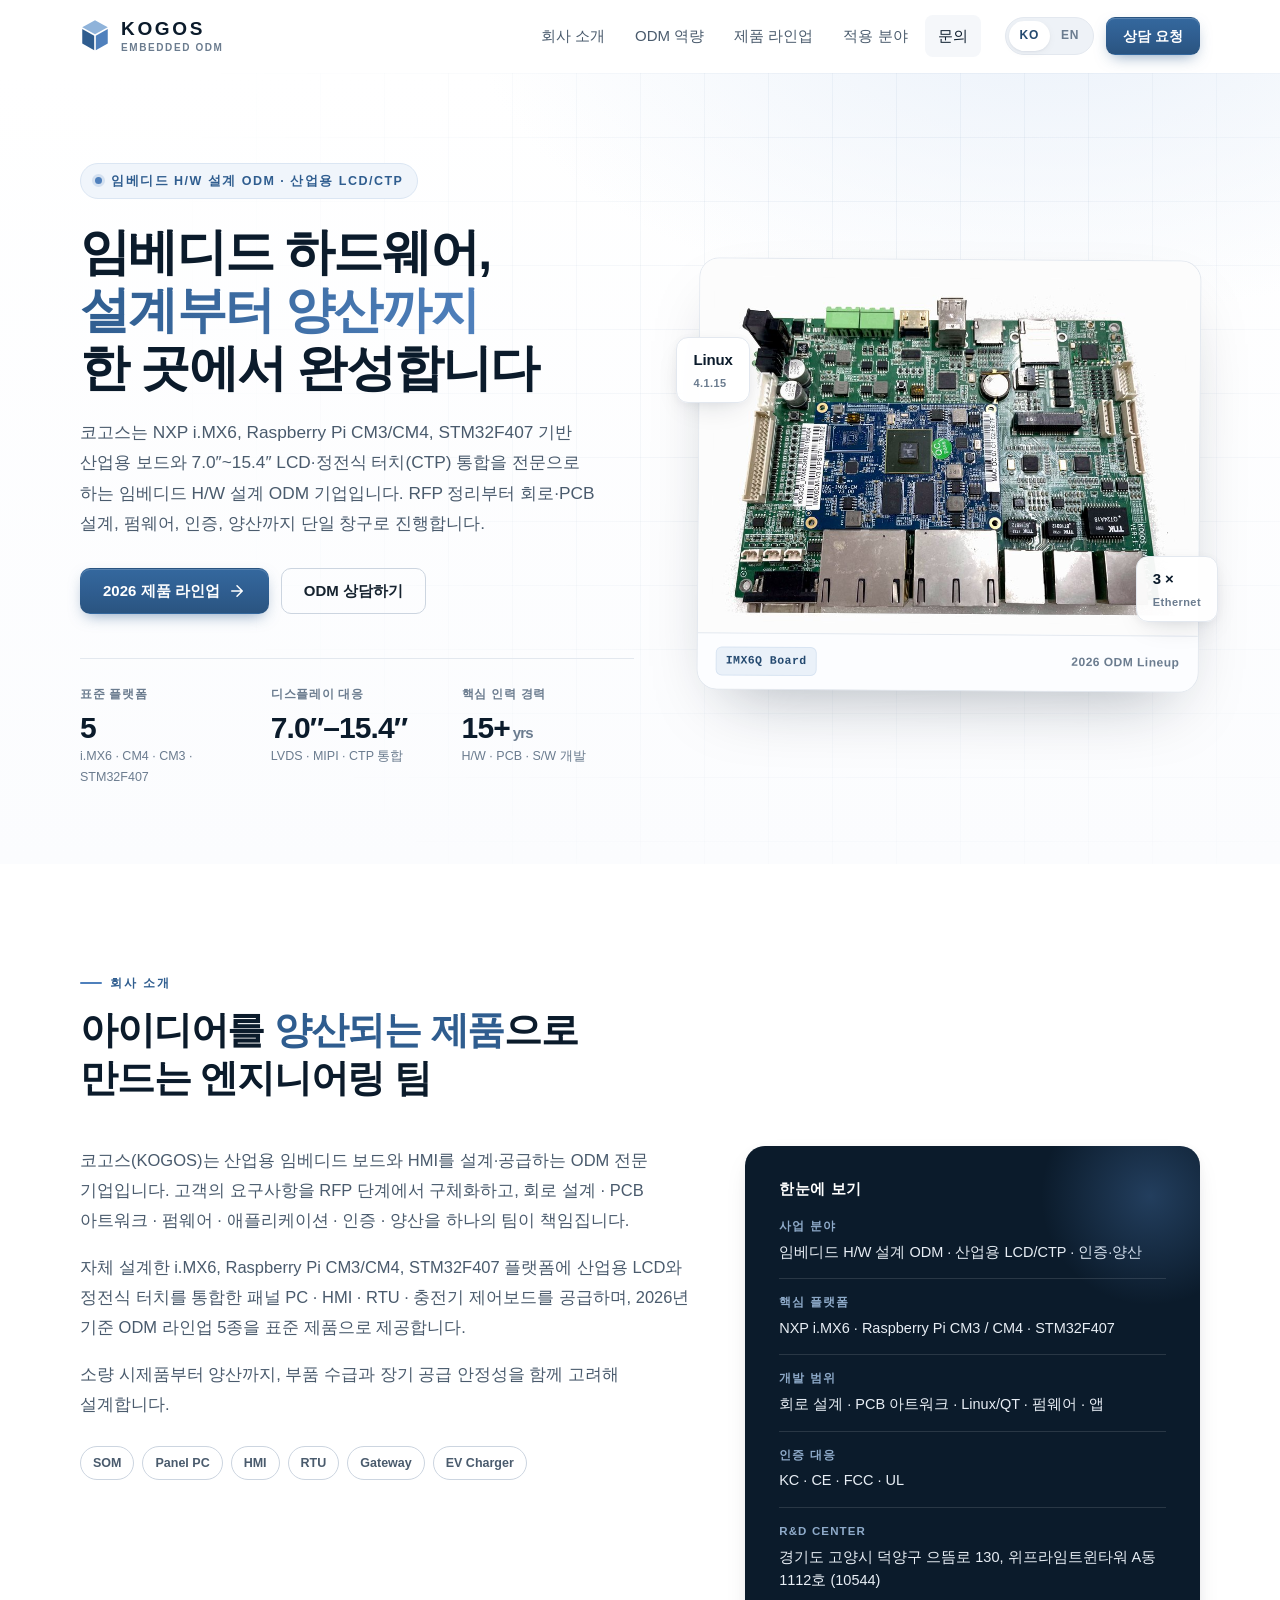
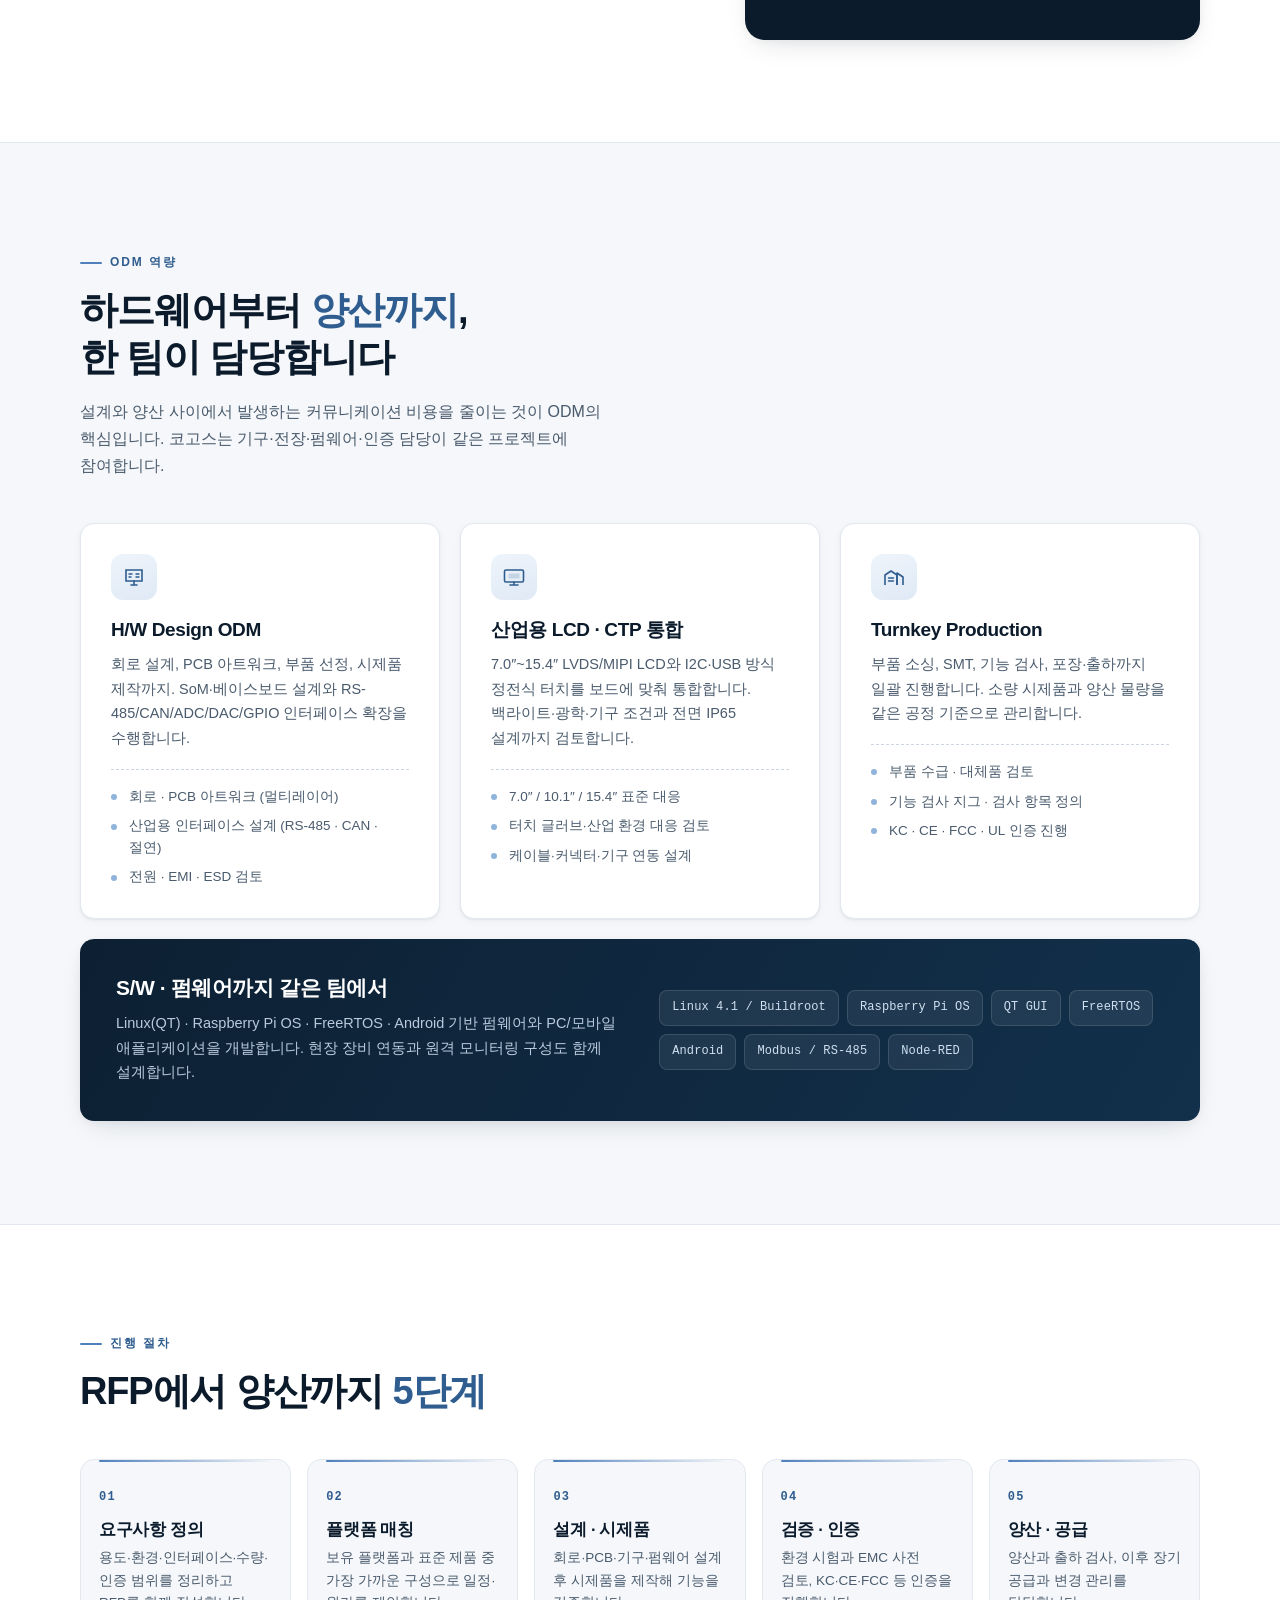
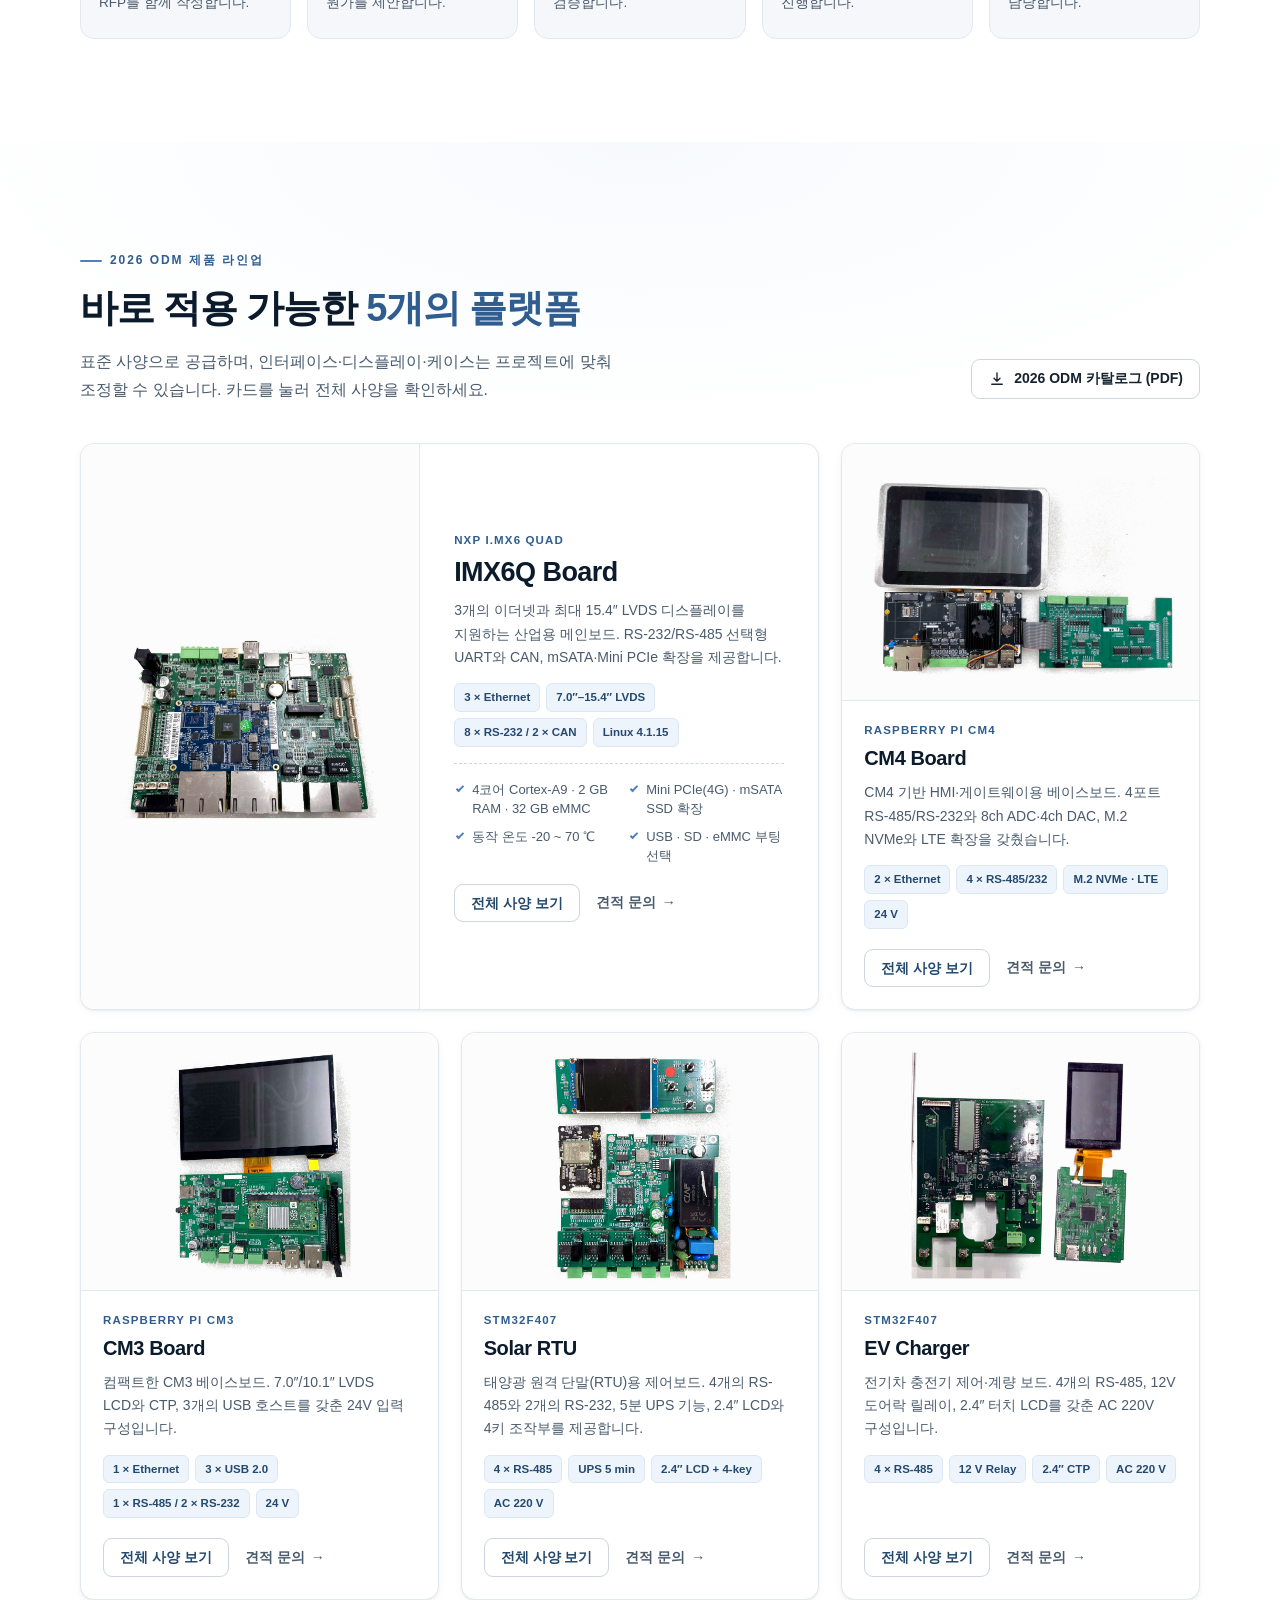
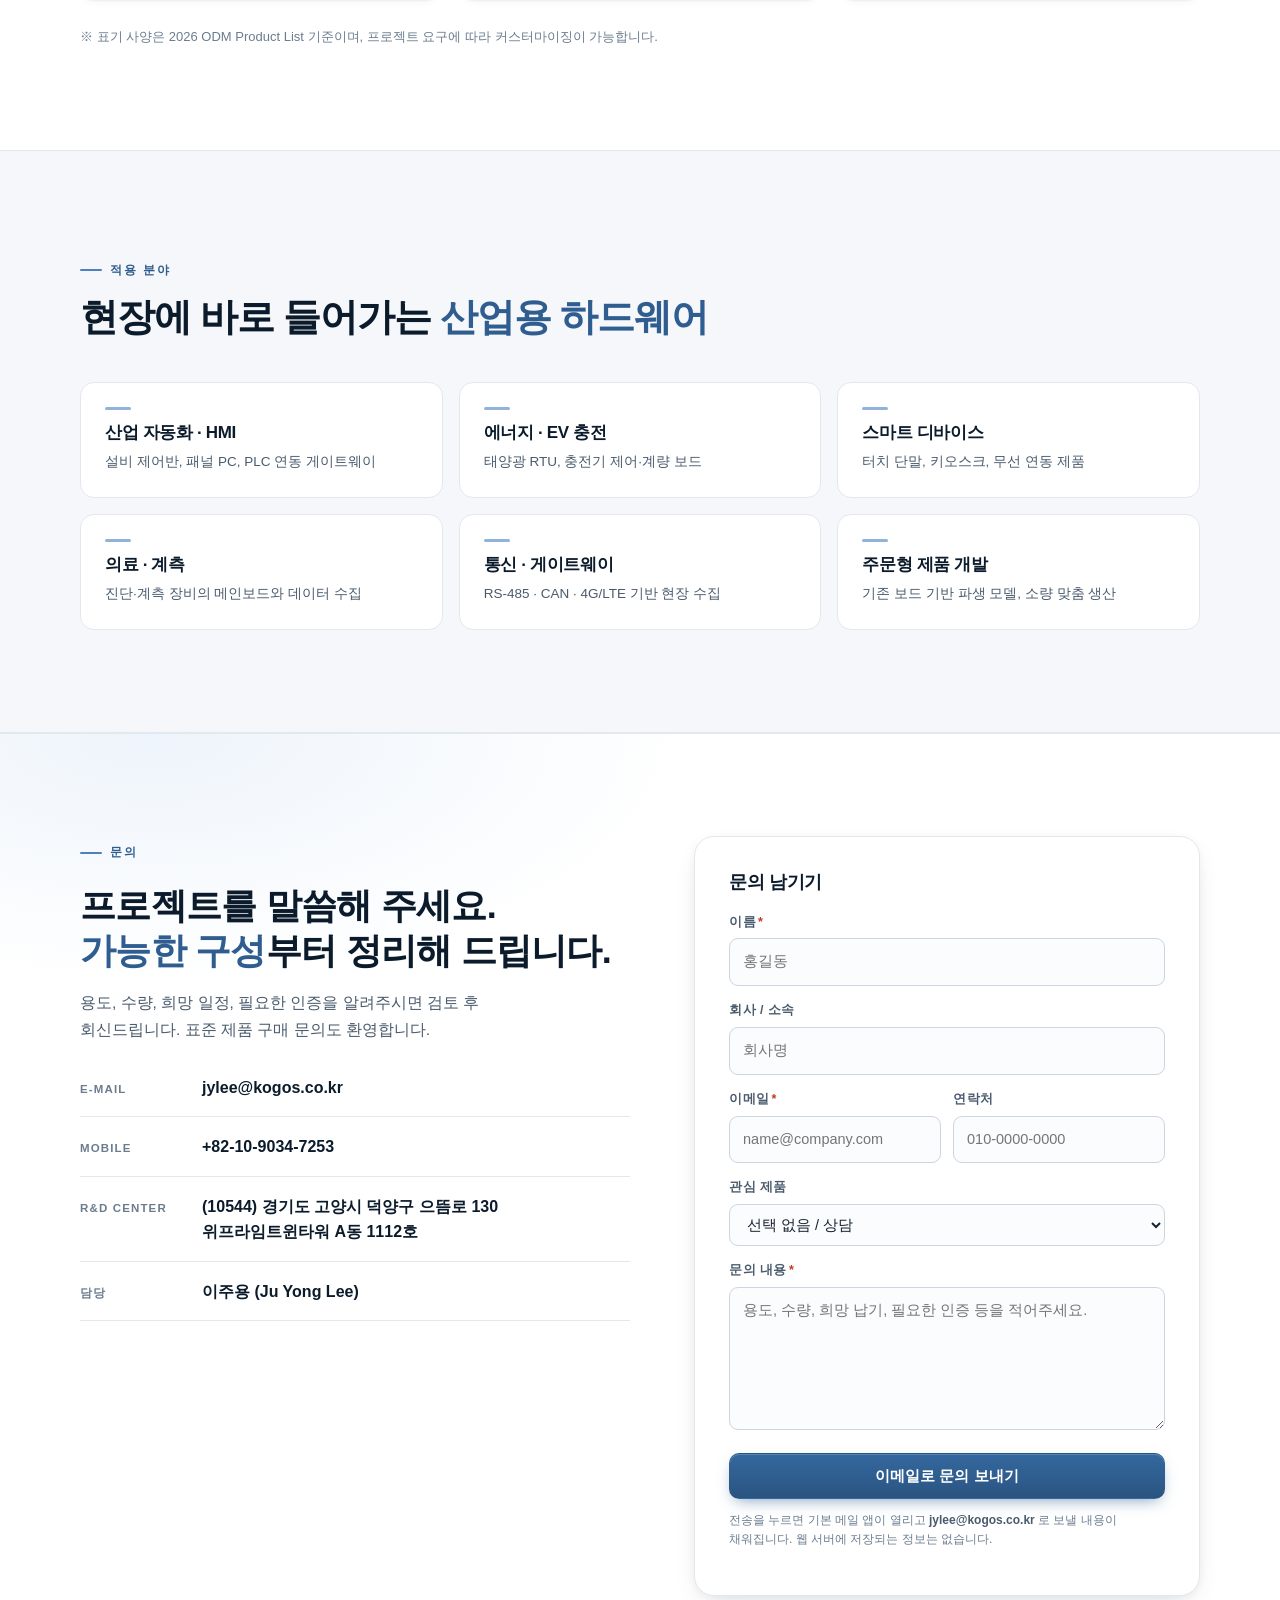
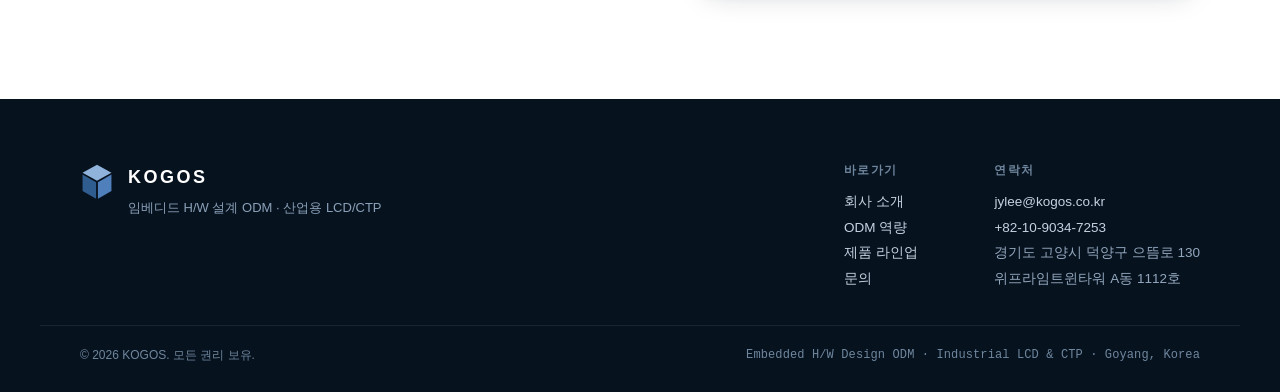
<file: index.html>
<!DOCTYPE html>
<html lang="ko" data-lang="ko">
<head>
<meta charset="utf-8" />
<meta name="viewport" content="width=device-width, initial-scale=1" />
<title>KOGOS 코고스 | 임베디드 H/W 설계 ODM · 산업용 LCD/CTP · 2026 ODM 제품</title>
<meta name="description" content="코고스(KOGOS)는 임베디드 하드웨어 설계 ODM과 산업용 LCD·CTP 통합을 전문으로 합니다. i.MX6, Raspberry Pi CM3/CM4, STM32F407 기반 2026 ODM 제품 5종과 설계·인증·양산 원스톱 서비스를 제공합니다." />
<meta name="keywords" content="KOGOS, 코고스, 임베디드 ODM, 산업용 보드, i.MX6, Raspberry Pi CM4, CM3, STM32F407, 산업용 LCD, CTP, HMI, Panel PC, RTU, EV charger" />
<meta name="theme-color" content="#0b1b2b" />
<meta name="naver-site-verification" content="cda513010c8dccb6af46635a9ddb7b1b576abd20" />
<meta property="og:type" content="website" />
<meta property="og:site_name" content="KOGOS 코고스" />
<meta property="og:title" content="KOGOS 코고스 | 임베디드 H/W 설계 ODM" />
<meta property="og:description" content="설계부터 인증·양산까지, 임베디드 하드웨어 ODM 원스톱. 2026 ODM 제품 라인업 5종." />
<meta property="og:url" content="https://kogos.co.kr/" />
<meta property="og:image" content="https://kogos.co.kr/assets/images/og-kogos.jpg" />
<meta property="og:image:secure_url" content="https://kogos.co.kr/assets/images/og-kogos.jpg" />
<meta property="og:image:type" content="image/jpeg" />
<meta property="og:image:width" content="1200" />
<meta property="og:image:height" content="630" />
<meta property="og:image:alt" content="KOGOS 코고스 — 임베디드 하드웨어 설계 ODM" />
<meta property="og:locale" content="ko_KR" />
<meta name="twitter:card" content="summary_large_image" />
<meta name="twitter:title" content="KOGOS 코고스 | 임베디드 H/W 설계 ODM" />
<meta name="twitter:description" content="설계부터 인증·양산까지, 임베디드 하드웨어 ODM 원스톱. 2026 ODM 제품 라인업 5종." />
<meta name="twitter:image" content="https://kogos.co.kr/assets/images/og-kogos.jpg" />
<meta name="twitter:image:alt" content="KOGOS 코고스 — 임베디드 하드웨어 설계 ODM" />
<link rel="canonical" href="https://kogos.co.kr/" />
<link rel="icon" href="assets/favicon.svg" type="image/svg+xml" />
<link rel="stylesheet" href="styles.css" />
</head>
<body>
<a class="skip-link" href="#main"><span class="ko">본문으로 이동</span><span class="en">Skip to content</span></a>

<header class="site-header" id="site-header">
  <div class="container header-inner">
    <a class="brand" href="#top" aria-label="KOGOS">
      <svg class="brand-mark" viewBox="0 0 40 44" aria-hidden="true" focusable="false">
        <path d="M20 1.6 37 11 20 20.4 3 11Z" fill="#8fb3da"/>
        <path d="M3 13.2 18.9 22.3v19.4L3 32.6Z" fill="#2f5d8f"/>
        <path d="M37 13.2 21.1 22.3v19.4L37 32.6Z" fill="#4f80bc"/>
      </svg>
      <span class="brand-text">
        <span class="brand-name">KOGOS</span>
        <span class="brand-sub">Embedded ODM</span>
      </span>
    </a>

    <nav class="nav" id="nav" aria-label="주 메뉴">
      <a href="#about"><span class="ko">회사 소개</span><span class="en">Company</span></a>
      <a href="#capabilities"><span class="ko">ODM 역량</span><span class="en">Capabilities</span></a>
      <a href="#products"><span class="ko">제품 라인업</span><span class="en">Products</span></a>
      <a href="#applications"><span class="ko">적용 분야</span><span class="en">Applications</span></a>
      <a href="#contact"><span class="ko">문의</span><span class="en">Contact</span></a>
    </nav>

    <div class="header-actions">
      <div class="lang-switch" role="group" aria-label="Language / 언어">
        <button type="button" class="lang-btn is-active" data-lang="ko" aria-pressed="true">KO</button>
        <button type="button" class="lang-btn" data-lang="en" aria-pressed="false">EN</button>
      </div>
      <a class="btn btn-primary btn-sm header-cta" href="#contact">
        <span class="ko">상담 요청</span><span class="en">Get a quote</span>
      </a>
      <button class="nav-toggle" id="nav-toggle" type="button" aria-expanded="false" aria-controls="nav" aria-label="메뉴">
        <span></span><span></span><span></span>
      </button>
    </div>
  </div>
</header>

<main id="main">
  <!-- ===================== HERO ===================== -->
  <section class="hero" id="top">
    <div class="hero-bg" aria-hidden="true"></div>
    <div class="container hero-inner">
      <div class="hero-copy">
        <p class="eyebrow">
          <span class="dot" aria-hidden="true"></span>
          <span class="ko">임베디드 H/W 설계 ODM · 산업용 LCD/CTP</span>
          <span class="en">Embedded H/W Design ODM · Industrial LCD &amp; CTP</span>
        </p>
        <h1>
          <span class="ko">임베디드 하드웨어,<br /><em>설계부터 양산까지</em><br />한 곳에서 완성합니다</span>
          <span class="en">Embedded hardware,<br /><em>from design to production</em><br />in one place</span>
        </h1>
        <p class="hero-lead">
          <span class="ko">코고스는 NXP i.MX6, Raspberry Pi CM3/CM4, STM32F407 기반 산업용 보드와 7.0″~15.4″ LCD·정전식 터치(CTP) 통합을 전문으로 하는 임베디드 H/W 설계 ODM 기업입니다. RFP 정리부터 회로·PCB 설계, 펌웨어, 인증, 양산까지 단일 창구로 진행합니다.</span>
          <span class="en">KOGOS is an embedded hardware design ODM specialising in industrial boards built on NXP i.MX6, Raspberry Pi CM3/CM4 and STM32F407, together with 7.0″–15.4″ LCD and capacitive touch integration. One team carries your project from RFP and circuit/PCB design through firmware, certification and volume production.</span>
        </p>
        <div class="hero-actions">
          <a class="btn btn-primary" href="#products">
            <span class="ko">2026 제품 라인업</span><span class="en">2026 product lineup</span>
            <svg viewBox="0 0 24 24" aria-hidden="true" class="btn-arrow"><path d="M5 12h13M12 5l7 7-7 7" fill="none" stroke="currentColor" stroke-width="2" stroke-linecap="round" stroke-linejoin="round"/></svg>
          </a>
          <a class="btn btn-ghost" href="#contact">
            <span class="ko">ODM 상담하기</span><span class="en">Talk to us</span>
          </a>
        </div>
        <dl class="hero-stats">
          <div>
            <dt><span class="ko">표준 플랫폼</span><span class="en">Platforms</span></dt>
            <dd>5</dd>
            <p><span class="ko">i.MX6 · CM4 · CM3 · STM32F407</span><span class="en">i.MX6 · CM4 · CM3 · STM32F407</span></p>
          </div>
          <div>
            <dt><span class="ko">디스플레이 대응</span><span class="en">Display support</span></dt>
            <dd>7.0″–15.4″</dd>
            <p><span class="ko">LVDS · MIPI · CTP 통합</span><span class="en">LVDS · MIPI · CTP integration</span></p>
          </div>
          <div>
            <dt><span class="ko">핵심 인력 경력</span><span class="en">Core team</span></dt>
            <dd>15+<span class="unit">yrs</span></dd>
            <p><span class="ko">H/W · PCB · S/W 개발</span><span class="en">H/W · PCB · S/W development</span></p>
          </div>
        </dl>
      </div>

      <div class="hero-visual">
        <figure class="hero-card">
          <div class="hero-card-media">
            <img src="assets/images/products/product-imx6q-md.jpg" alt="KOGOS IMX6Q 보드" width="800" height="800" />
          </div>
          <figcaption>
            <span class="tag">IMX6Q Board</span>
            <span class="hero-card-note"><span class="ko">2026 ODM Lineup</span><span class="en">2026 ODM Lineup</span></span>
          </figcaption>
        </figure>
        <div class="hero-chip hero-chip-1">
          <strong>Linux</strong><span>4.1.15</span>
        </div>
        <div class="hero-chip hero-chip-2">
          <strong>3 ×</strong><span><span class="ko">Ethernet</span><span class="en">Ethernet</span></span>
        </div>
      </div>
    </div>
  </section>

  <!-- ===================== ABOUT ===================== -->
  <section class="section section-about" id="about">
    <div class="container">
      <div class="section-head reveal">
        <p class="section-label"><span class="ko">회사 소개</span><span class="en">About KOGOS</span></p>
        <h2>
          <span class="ko">아이디어를 <em>양산되는 제품</em>으로 만드는 엔지니어링 팀</span>
          <span class="en">The engineering team that turns ideas into <em>shippable products</em></span>
        </h2>
      </div>

      <div class="about-grid">
        <div class="about-copy reveal">
          <p>
            <span class="ko">코고스(KOGOS)는 산업용 임베디드 보드와 HMI를 설계·공급하는 ODM 전문 기업입니다. 고객의 요구사항을 RFP 단계에서 구체화하고, 회로 설계 · PCB 아트워크 · 펌웨어 · 애플리케이션 · 인증 · 양산을 하나의 팀이 책임집니다.</span>
            <span class="en">KOGOS designs and supplies industrial embedded boards and HMI systems as an ODM partner. We sharpen a customer's requirement at the RFP stage, then own circuit design, PCB artwork, firmware, application software, certification and production with a single team.</span>
          </p>
          <p>
            <span class="ko">자체 설계한 i.MX6, Raspberry Pi CM3/CM4, STM32F407 플랫폼에 산업용 LCD와 정전식 터치를 통합한 패널 PC · HMI · RTU · 충전기 제어보드를 공급하며, 2026년 기준 ODM 라인업 5종을 표준 제품으로 제공합니다.</span>
            <span class="en">On our own i.MX6, Raspberry Pi CM3/CM4 and STM32F407 platforms we integrate industrial LCDs and capacitive touch to ship panel PCs, HMIs, RTUs and charger control boards. Five of these are offered as standard products in the 2026 ODM lineup.</span>
          </p>
          <p>
            <span class="ko">소량 시제품부터 양산까지, 부품 수급과 장기 공급 안정성을 함께 고려해 설계합니다.</span>
            <span class="en">From a handful of prototypes to volume, we design with component supply and long-term availability in mind.</span>
          </p>
          <div class="about-tags">
            <span>SOM</span><span>Panel PC</span><span>HMI</span><span>RTU</span><span>Gateway</span><span>EV Charger</span>
          </div>
        </div>

        <aside class="fact-card reveal">
          <h3><span class="ko">한눈에 보기</span><span class="en">At a glance</span></h3>
          <dl>
            <div>
              <dt><span class="ko">사업 분야</span><span class="en">Business</span></dt>
              <dd><span class="ko">임베디드 H/W 설계 ODM · 산업용 LCD/CTP · 인증·양산</span><span class="en">Embedded H/W design ODM · Industrial LCD/CTP · Certification &amp; manufacturing</span></dd>
            </div>
            <div>
              <dt><span class="ko">핵심 플랫폼</span><span class="en">Platforms</span></dt>
              <dd>NXP i.MX6 · Raspberry Pi CM3 / CM4 · STM32F407</dd>
            </div>
            <div>
              <dt><span class="ko">개발 범위</span><span class="en">Scope</span></dt>
              <dd><span class="ko">회로 설계 · PCB 아트워크 · Linux/QT · 펌웨어 · 앱</span><span class="en">Circuit design · PCB artwork · Linux/QT · Firmware · Apps</span></dd>
            </div>
            <div>
              <dt><span class="ko">인증 대응</span><span class="en">Certification</span></dt>
              <dd>KC · CE · FCC · UL</dd>
            </div>
            <div>
              <dt>R&amp;D Center</dt>
              <dd><span class="ko">경기도 고양시 덕양구 으뜸로 130, 위프라임트윈타워 A동 1112호 (10544)</span><span class="en">Room 1112, Bldg A, WePrime Twin Tower, 130 Eutteum-ro, Deogyang-gu, Goyang-si, Gyeonggi-do 10544, Korea</span></dd>
            </div>
          </dl>
        </aside>
      </div>
    </div>
  </section>

  <!-- ===================== CAPABILITIES ===================== -->
  <section class="section section-alt" id="capabilities">
    <div class="container">
      <div class="section-head reveal">
        <p class="section-label"><span class="ko">ODM 역량</span><span class="en">Capabilities</span></p>
        <h2>
          <span class="ko">하드웨어부터 <em>양산까지</em>,<br />한 팀이 담당합니다</span>
          <span class="en">From hardware to production,<br />held by <em>one team</em></span>
        </h2>
        <p class="section-sub">
          <span class="ko">설계와 양산 사이에서 발생하는 커뮤니케이션 비용을 줄이는 것이 ODM의 핵심입니다. 코고스는 기구·전장·펌웨어·인증 담당이 같은 프로젝트에 참여합니다.</span>
          <span class="en">The point of an ODM is to remove the hand-over cost between design and production. Mechanical, electrical, firmware and certification engineers sit on the same project.</span>
        </p>
      </div>

      <div class="cards-3">
        <article class="cap-card reveal">
          <span class="cap-icon" aria-hidden="true">
            <svg viewBox="0 0 24 24"><path d="M4 5h16v11H4z" fill="none" stroke="currentColor" stroke-width="1.6"/><path d="M9 20h6M12 16v4" stroke="currentColor" stroke-width="1.6" stroke-linecap="round"/><path d="M7 9h3M7 12h2M14 9h3M14 12h3" stroke="currentColor" stroke-width="1.4" stroke-linecap="round"/></svg>
          </span>
          <h3><span class="ko">H/W Design ODM</span><span class="en">H/W Design ODM</span></h3>
          <p>
            <span class="ko">회로 설계, PCB 아트워크, 부품 선정, 시제품 제작까지. SoM·베이스보드 설계와 RS-485/CAN/ADC/DAC/GPIO 인터페이스 확장을 수행합니다.</span>
            <span class="en">Circuit design, PCB artwork, component selection and prototyping, including SoM and base-board design with RS-485, CAN, ADC/DAC and GPIO expansion.</span>
          </p>
          <ul>
            <li><span class="ko">회로 · PCB 아트워크 (멀티레이어)</span><span class="en">Circuit &amp; multilayer PCB artwork</span></li>
            <li><span class="ko">산업용 인터페이스 설계 (RS-485 · CAN · 절연)</span><span class="en">Industrial interfaces (RS-485, CAN, isolation)</span></li>
            <li><span class="ko">전원 · EMI · ESD 검토</span><span class="en">Power, EMI and ESD review</span></li>
          </ul>
        </article>

        <article class="cap-card reveal">
          <span class="cap-icon" aria-hidden="true">
            <svg viewBox="0 0 24 24"><rect x="2.5" y="5" width="19" height="12" rx="1.5" fill="none" stroke="currentColor" stroke-width="1.6"/><path d="M8 20h8M12 17v3" stroke="currentColor" stroke-width="1.6" stroke-linecap="round"/><path d="M6.5 8.5h11v5h-11z" fill="currentColor" opacity=".18"/></svg>
          </span>
          <h3><span class="ko">산업용 LCD · CTP 통합</span><span class="en">Industrial LCD &amp; CTP</span></h3>
          <p>
            <span class="ko">7.0″~15.4″ LVDS/MIPI LCD와 I2C·USB 방식 정전식 터치를 보드에 맞춰 통합합니다. 백라이트·광학·기구 조건과 전면 IP65 설계까지 검토합니다.</span>
            <span class="en">7.0″–15.4″ LVDS/MIPI panels with I2C or USB capacitive touch, matched to your board, including backlight, optics, mechanics and IP65 front-panel design.</span>
          </p>
          <ul>
            <li><span class="ko">7.0″ / 10.1″ / 15.4″ 표준 대응</span><span class="en">7.0″ / 10.1″ / 15.4″ standards</span></li>
            <li><span class="ko">터치 글러브·산업 환경 대응 검토</span><span class="en">Glove and harsh-environment touch review</span></li>
            <li><span class="ko">케이블·커넥터·기구 연동 설계</span><span class="en">Cable, connector and enclosure design</span></li>
          </ul>
        </article>

        <article class="cap-card reveal">
          <span class="cap-icon" aria-hidden="true">
            <svg viewBox="0 0 24 24"><path d="M3 20V10l6-4 6 4v10" fill="none" stroke="currentColor" stroke-width="1.6" stroke-linejoin="round"/><path d="M15 20V8l6 4v8" fill="none" stroke="currentColor" stroke-width="1.6" stroke-linejoin="round"/><path d="M6.5 13h5M6.5 16h5" stroke="currentColor" stroke-width="1.4" stroke-linecap="round"/></svg>
          </span>
          <h3><span class="ko">Turnkey Production</span><span class="en">Turnkey Production</span></h3>
          <p>
            <span class="ko">부품 소싱, SMT, 기능 검사, 포장·출하까지 일괄 진행합니다. 소량 시제품과 양산 물량을 같은 공정 기준으로 관리합니다.</span>
            <span class="en">Component sourcing, SMT, functional test, packing and shipment. Prototype runs and volume builds follow the same process standard.</span>
          </p>
          <ul>
            <li><span class="ko">부품 수급 · 대체품 검토</span><span class="en">Sourcing and alternate-part review</span></li>
            <li><span class="ko">기능 검사 지그 · 검사 항목 정의</span><span class="en">Test jigs and test-item definition</span></li>
            <li><span class="ko">KC · CE · FCC · UL 인증 진행</span><span class="en">KC, CE, FCC and UL certification</span></li>
          </ul>
        </article>
      </div>

      <div class="wide-card reveal">
        <div class="wide-card-copy">
          <h3><span class="ko">S/W · 펌웨어까지 같은 팀에서</span><span class="en">Software and firmware from the same team</span></h3>
          <p>
            <span class="ko">Linux(QT) · Raspberry Pi OS · FreeRTOS · Android 기반 펌웨어와 PC/모바일 애플리케이션을 개발합니다. 현장 장비 연동과 원격 모니터링 구성도 함께 설계합니다.</span>
            <span class="en">Firmware on Linux (QT), Raspberry Pi OS, FreeRTOS and Android, plus PC and mobile applications, including field-device integration and remote monitoring.</span>
          </p>
        </div>
        <ul class="chip-list">
          <li>Linux 4.1 / Buildroot</li>
          <li>Raspberry Pi OS</li>
          <li>QT GUI</li>
          <li>FreeRTOS</li>
          <li>Android</li>
          <li>Modbus / RS-485</li>
          <li>Node-RED</li>
        </ul>
      </div>
    </div>
  </section>

  <!-- ===================== PROCESS ===================== -->
  <section class="section section-process" id="process">
    <div class="container">
      <div class="section-head reveal">
        <p class="section-label"><span class="ko">진행 절차</span><span class="en">How we work</span></p>
        <h2><span class="ko">RFP에서 양산까지 <em>5단계</em></span><span class="en">Five steps from RFP to volume</span></h2>
      </div>
      <ol class="process">
        <li class="reveal">
          <span class="step-no">01</span>
          <h3><span class="ko">요구사항 정의</span><span class="en">Requirement</span></h3>
          <p><span class="ko">용도·환경·인터페이스·수량·인증 범위를 정리하고 RFP를 함께 작성합니다.</span><span class="en">We define use case, environment, interfaces, volumes and certification scope, and write the RFP together.</span></p>
        </li>
        <li class="reveal">
          <span class="step-no">02</span>
          <h3><span class="ko">플랫폼 매칭</span><span class="en">Platform match</span></h3>
          <p><span class="ko">보유 플랫폼과 표준 제품 중 가장 가까운 구성으로 일정·원가를 제안합니다.</span><span class="en">We propose the closest fit among our platforms and standard products, with schedule and cost.</span></p>
        </li>
        <li class="reveal">
          <span class="step-no">03</span>
          <h3><span class="ko">설계 · 시제품</span><span class="en">Design</span></h3>
          <p><span class="ko">회로·PCB·기구·펌웨어 설계 후 시제품을 제작해 기능을 검증합니다.</span><span class="en">Circuit, PCB, mechanical and firmware design, then prototype builds for functional validation.</span></p>
        </li>
        <li class="reveal">
          <span class="step-no">04</span>
          <h3><span class="ko">검증 · 인증</span><span class="en">Validation</span></h3>
          <p><span class="ko">환경 시험과 EMC 사전 검토, KC·CE·FCC 등 인증을 진행합니다.</span><span class="en">Environmental testing, pre-scan EMC review and KC/CE/FCC certification.</span></p>
        </li>
        <li class="reveal">
          <span class="step-no">05</span>
          <h3><span class="ko">양산 · 공급</span><span class="en">Production</span></h3>
          <p><span class="ko">양산과 출하 검사, 이후 장기 공급과 변경 관리를 담당합니다.</span><span class="en">Volume build, outgoing inspection, then long-term supply and change control.</span></p>
        </li>
      </ol>
    </div>
  </section>

  <!-- ===================== PRODUCTS ===================== -->
  <section class="section section-products" id="products">
    <div class="container">
      <div class="section-head section-head-row reveal">
        <div>
          <p class="section-label"><span class="ko">2026 ODM 제품 라인업</span><span class="en">2026 ODM lineup</span></p>
          <h2><span class="ko">바로 적용 가능한 <em>5개의 플랫폼</em></span><span class="en">Five platforms, ready to deploy</span></h2>
          <p class="section-sub">
            <span class="ko">표준 사양으로 공급하며, 인터페이스·디스플레이·케이스는 프로젝트에 맞춰 조정할 수 있습니다. 카드를 눌러 전체 사양을 확인하세요.</span>
            <span class="en">Supplied as standard, customisable on interface, display and enclosure. Open a card for the full specification.</span>
          </p>
        </div>
        <a class="btn btn-ghost btn-sm catalog-link" href="assets/docs/KOGOS-ODM-Product-List-2026.pdf" download>
          <svg viewBox="0 0 24 24" aria-hidden="true" class="btn-ico"><path d="M12 4v11m0 0 4-4m-4 4-4-4M5 19h14" fill="none" stroke="currentColor" stroke-width="1.8" stroke-linecap="round" stroke-linejoin="round"/></svg>
          <span class="ko">2026 ODM 카탈로그 (PDF)</span><span class="en">2026 ODM catalogue (PDF)</span>
        </a>
      </div>

      <div class="product-grid">
        <!-- IMX6Q -->
        <article class="product-card product-card-wide reveal" data-product="imx6q">
          <div class="product-media">
            <img src="assets/images/products/product-imx6q-md.jpg" alt="KOGOS IMX6Q Board — NXP i.MX6 Quad 산업용 메인보드" width="800" height="800" loading="lazy" />
          </div>
          <div class="product-body">
            <p class="product-tag">NXP i.MX6 Quad</p>
            <h3>IMX6Q Board</h3>
            <p class="product-desc">
              <span class="ko">3개의 이더넷과 최대 15.4″ LVDS 디스플레이를 지원하는 산업용 메인보드. RS-232/RS-485 선택형 UART와 CAN, mSATA·Mini PCIe 확장을 제공합니다.</span>
              <span class="en">Industrial main board with three Ethernet ports and up to a 15.4″ LVDS display, selectable RS-232/RS-485 UARTs, CAN, plus mSATA and Mini PCIe expansion.</span>
            </p>
            <ul class="spec-chips">
              <li>3 × Ethernet</li>
              <li>7.0″–15.4″ LVDS</li>
              <li>8 × RS-232 / 2 × CAN</li>
              <li>Linux 4.1.15</li>
            </ul>
            <ul class="feature-list">
              <li><span class="ko">4코어 Cortex-A9 · 2 GB RAM · 32 GB eMMC</span><span class="en">Quad Cortex-A9 · 2 GB RAM · 32 GB eMMC</span></li>
              <li><span class="ko">Mini PCIe(4G) · mSATA SSD 확장</span><span class="en">Mini PCIe (4G) · mSATA SSD expansion</span></li>
              <li><span class="ko">동작 온도 -20 ~ 70 ℃</span><span class="en">Operating -20 to 70 ℃</span></li>
              <li><span class="ko">USB · SD · eMMC 부팅 선택</span><span class="en">Boot from USB, SD or eMMC</span></li>
            </ul>
            <div class="product-actions">
              <button type="button" class="btn btn-outline btn-sm" data-open-spec="imx6q">
                <span class="ko">전체 사양 보기</span><span class="en">Full specification</span>
              </button>
              <a class="link-arrow" href="#contact" data-quote="IMX6Q Board">
                <span class="ko">견적 문의</span><span class="en">Request quote</span>
              </a>
            </div>
          </div>
        </article>

        <!-- CM4 -->
        <article class="product-card reveal" data-product="cm4">
          <div class="product-media">
            <img src="assets/images/products/product-cm4-md.jpg" alt="KOGOS CM4 Board — Raspberry Pi CM4 기반 HMI 보드" width="800" height="800" loading="lazy" />
          </div>
          <div class="product-body">
            <p class="product-tag">Raspberry Pi CM4</p>
            <h3>CM4 Board</h3>
            <p class="product-desc">
              <span class="ko">CM4 기반 HMI·게이트웨이용 베이스보드. 4포트 RS-485/RS-232와 8ch ADC·4ch DAC, M.2 NVMe와 LTE 확장을 갖췄습니다.</span>
              <span class="en">CM4 base board for HMI and gateway builds, with four RS-485/RS-232 ports, 8-channel ADC, 4-channel DAC, M.2 NVMe and LTE options.</span>
            </p>
            <ul class="spec-chips">
              <li>2 × Ethernet</li>
              <li>4 × RS-485/232</li>
              <li>M.2 NVMe · LTE</li>
              <li>24 V</li>
            </ul>
            <div class="product-actions">
              <button type="button" class="btn btn-outline btn-sm" data-open-spec="cm4">
                <span class="ko">전체 사양 보기</span><span class="en">Full specification</span>
              </button>
              <a class="link-arrow" href="#contact" data-quote="CM4 Board">
                <span class="ko">견적 문의</span><span class="en">Request quote</span>
              </a>
            </div>
          </div>
        </article>

        <!-- CM3 -->
        <article class="product-card reveal" data-product="cm3">
          <div class="product-media">
            <img src="assets/images/products/product-cm3-md.jpg" alt="KOGOS CM3 Board — Raspberry Pi CM3 기반 베이스보드" width="800" height="800" loading="lazy" />
          </div>
          <div class="product-body">
            <p class="product-tag">Raspberry Pi CM3</p>
            <h3>CM3 Board</h3>
            <p class="product-desc">
              <span class="ko">컴팩트한 CM3 베이스보드. 7.0″/10.1″ LVDS LCD와 CTP, 3개의 USB 호스트를 갖춘 24V 입력 구성입니다.</span>
              <span class="en">A compact CM3 base board: 7.0″/10.1″ LVDS LCD with CTP, three USB host ports, 24 V input.</span>
            </p>
            <ul class="spec-chips">
              <li>1 × Ethernet</li>
              <li>3 × USB 2.0</li>
              <li>1 × RS-485 / 2 × RS-232</li>
              <li>24 V</li>
            </ul>
            <div class="product-actions">
              <button type="button" class="btn btn-outline btn-sm" data-open-spec="cm3">
                <span class="ko">전체 사양 보기</span><span class="en">Full specification</span>
              </button>
              <a class="link-arrow" href="#contact" data-quote="CM3 Board">
                <span class="ko">견적 문의</span><span class="en">Request quote</span>
              </a>
            </div>
          </div>
        </article>

        <!-- SOLAR RTU -->
        <article class="product-card reveal" data-product="solar">
          <div class="product-media">
            <img src="assets/images/products/product-solar-rtu-md.jpg" alt="KOGOS STM32F407 Solar RTU — 태양광 원격 단말 제어보드" width="800" height="800" loading="lazy" />
          </div>
          <div class="product-body">
            <p class="product-tag">STM32F407</p>
            <h3>Solar RTU</h3>
            <p class="product-desc">
              <span class="ko">태양광 원격 단말(RTU)용 제어보드. 4개의 RS-485와 2개의 RS-232, 5분 UPS 기능, 2.4″ LCD와 4키 조작부를 제공합니다.</span>
              <span class="en">Control board for solar remote terminal units: four RS-485 and two RS-232 ports, 5-minute UPS, 2.4″ LCD and a four-key panel.</span>
            </p>
            <ul class="spec-chips">
              <li>4 × RS-485</li>
              <li>UPS 5 min</li>
              <li>2.4″ LCD + 4-key</li>
              <li>AC 220 V</li>
            </ul>
            <div class="product-actions">
              <button type="button" class="btn btn-outline btn-sm" data-open-spec="solar">
                <span class="ko">전체 사양 보기</span><span class="en">Full specification</span>
              </button>
              <a class="link-arrow" href="#contact" data-quote="Solar RTU">
                <span class="ko">견적 문의</span><span class="en">Request quote</span>
              </a>
            </div>
          </div>
        </article>

        <!-- EV CHARGER -->
        <article class="product-card reveal" data-product="ev">
          <div class="product-media">
            <img src="assets/images/products/product-ev-charger-md.jpg" alt="KOGOS EV Charger — 전기차 충전기 제어·계량 보드" width="800" height="800" loading="lazy" />
          </div>
          <div class="product-body">
            <p class="product-tag">STM32F407</p>
            <h3>EV Charger</h3>
            <p class="product-desc">
              <span class="ko">전기차 충전기 제어·계량 보드. 4개의 RS-485, 12V 도어락 릴레이, 2.4″ 터치 LCD를 갖춘 AC 220V 구성입니다.</span>
              <span class="en">EV charger control and metering board: four RS-485 ports, 12 V door-lock relay and a 2.4″ touch LCD on AC 220 V.</span>
            </p>
            <ul class="spec-chips">
              <li>4 × RS-485</li>
              <li>12 V Relay</li>
              <li>2.4″ CTP</li>
              <li>AC 220 V</li>
            </ul>
            <div class="product-actions">
              <button type="button" class="btn btn-outline btn-sm" data-open-spec="ev">
                <span class="ko">전체 사양 보기</span><span class="en">Full specification</span>
              </button>
              <a class="link-arrow" href="#contact" data-quote="EV Charger">
                <span class="ko">견적 문의</span><span class="en">Request quote</span>
              </a>
            </div>
          </div>
        </article>
      </div>

      <p class="product-foot-note">
        <span class="ko">※ 표기 사양은 2026 ODM Product List 기준이며, 프로젝트 요구에 따라 커스터마이징이 가능합니다.</span>
        <span class="en">Specifications follow the 2026 ODM Product List and can be customised per project.</span>
      </p>
    </div>
  </section>

  <!-- ===================== APPLICATIONS ===================== -->
  <section class="section section-alt" id="applications">
    <div class="container">
      <div class="section-head reveal">
        <p class="section-label"><span class="ko">적용 분야</span><span class="en">Applications</span></p>
        <h2><span class="ko">현장에 바로 들어가는 <em>산업용 하드웨어</em></span><span class="en">Industrial hardware that goes straight on site</span></h2>
      </div>
      <div class="apps-grid">
        <div class="app-tile reveal">
          <h3><span class="ko">산업 자동화 · HMI</span><span class="en">Factory automation &amp; HMI</span></h3>
          <p><span class="ko">설비 제어반, 패널 PC, PLC 연동 게이트웨이</span><span class="en">Control cabinets, panel PCs, PLC gateways</span></p>
        </div>
        <div class="app-tile reveal">
          <h3><span class="ko">에너지 · EV 충전</span><span class="en">Energy &amp; EV charging</span></h3>
          <p><span class="ko">태양광 RTU, 충전기 제어·계량 보드</span><span class="en">Solar RTUs, charger control and metering</span></p>
        </div>
        <div class="app-tile reveal">
          <h3><span class="ko">스마트 디바이스</span><span class="en">Smart devices</span></h3>
          <p><span class="ko">터치 단말, 키오스크, 무선 연동 제품</span><span class="en">Touch terminals, kiosks, connected products</span></p>
        </div>
        <div class="app-tile reveal">
          <h3><span class="ko">의료 · 계측</span><span class="en">Medical &amp; instrumentation</span></h3>
          <p><span class="ko">진단·계측 장비의 메인보드와 데이터 수집</span><span class="en">Main boards and data acquisition for diagnostics</span></p>
        </div>
        <div class="app-tile reveal">
          <h3><span class="ko">통신 · 게이트웨이</span><span class="en">Connectivity &amp; gateways</span></h3>
          <p><span class="ko">RS-485 · CAN · 4G/LTE 기반 현장 수집</span><span class="en">Field acquisition over RS-485, CAN and 4G/LTE</span></p>
        </div>
        <div class="app-tile reveal">
          <h3><span class="ko">주문형 제품 개발</span><span class="en">Custom product development</span></h3>
          <p><span class="ko">기존 보드 기반 파생 모델, 소량 맞춤 생산</span><span class="en">Derivatives of existing boards, small custom builds</span></p>
        </div>
      </div>
    </div>
  </section>

  <!-- ===================== CONTACT ===================== -->
  <section class="section section-contact" id="contact">
    <div class="container contact-inner">
      <div class="contact-copy reveal">
        <p class="section-label"><span class="ko">문의</span><span class="en">Contact</span></p>
        <h2>
          <span class="ko">프로젝트를 말씀해 주세요.<br /><em>가능한 구성</em>부터 정리해 드립니다.</span>
          <span class="en">Tell us about the project.<br />We will start from <em>what is feasible</em>.</span>
        </h2>
        <p class="contact-lead">
          <span class="ko">용도, 수량, 희망 일정, 필요한 인증을 알려주시면 검토 후 회신드립니다. 표준 제품 구매 문의도 환영합니다.</span>
          <span class="en">Share the use case, volume, target schedule and required certification. Standard-product enquiries are welcome too.</span>
        </p>
        <ul class="contact-list">
          <li>
            <span class="contact-label">E-mail</span>
            <a href="mailto:jylee@kogos.co.kr">jylee@kogos.co.kr</a>
          </li>
          <li>
            <span class="contact-label">Mobile</span>
            <a href="tel:+821090347253">+82-10-9034-7253</a>
          </li>
          <li>
            <span class="contact-label">R&amp;D Center</span>
            <address>
              <span class="ko">(10544) 경기도 고양시 덕양구 으뜸로 130<br />위프라임트윈타워 A동 1112호</span>
              <span class="en">Room 1112, Bldg A, WePrime Twin Tower<br />130 Eutteum-ro, Deogyang-gu, Goyang-si, Gyeonggi-do 10544, Korea</span>
            </address>
          </li>
          <li>
            <span class="contact-label"><span class="ko">담당</span><span class="en">Contact person</span></span>
            <span class="contact-value"><span class="ko">이주용 (Ju Yong Lee)</span><span class="en">Ju Yong Lee</span></span>
          </li>
        </ul>
      </div>

      <form class="contact-form reveal" id="inquiry-form" novalidate>
        <h3><span class="ko">문의 남기기</span><span class="en">Send an enquiry</span></h3>
        <div class="form-row">
          <label for="f-name"><span class="ko">이름</span><span class="en">Name</span><span class="req">*</span></label>
          <input id="f-name" name="name" type="text" required autocomplete="name" data-ph-ko="홍길동" data-ph-en="Your name" />
        </div>
        <div class="form-row">
          <label for="f-company"><span class="ko">회사 / 소속</span><span class="en">Company</span></label>
          <input id="f-company" name="company" type="text" autocomplete="organization" data-ph-ko="회사명" data-ph-en="Company name" />
        </div>
        <div class="form-row form-row-split">
          <div>
            <label for="f-email"><span class="ko">이메일</span><span class="en">E-mail</span><span class="req">*</span></label>
            <input id="f-email" name="email" type="email" required autocomplete="email" data-ph-ko="name@company.com" data-ph-en="name@company.com" />
          </div>
          <div>
            <label for="f-phone"><span class="ko">연락처</span><span class="en">Phone</span></label>
            <input id="f-phone" name="phone" type="tel" autocomplete="tel" data-ph-ko="010-0000-0000" data-ph-en="+82 10 0000 0000" />
          </div>
        </div>
        <div class="form-row">
          <label for="f-product"><span class="ko">관심 제품</span><span class="en">Product of interest</span></label>
          <select id="f-product" name="product">
            <option value="" data-ko="선택 없음 / 상담" data-en="Not sure / consulting">선택 없음 / 상담</option>
            <option value="IMX6Q Board">IMX6Q Board</option>
            <option value="CM4 Board">CM4 Board</option>
            <option value="CM3 Board">CM3 Board</option>
            <option value="Solar RTU">Solar RTU</option>
            <option value="EV Charger">EV Charger</option>
            <option value="Custom ODM" data-ko="주문형 ODM 개발" data-en="Custom ODM development">주문형 ODM 개발</option>
          </select>
        </div>
        <div class="form-row">
          <label for="f-message"><span class="ko">문의 내용</span><span class="en">Message</span><span class="req">*</span></label>
          <textarea id="f-message" name="message" rows="5" required data-ph-ko="용도, 수량, 희망 납기, 필요한 인증 등을 적어주세요." data-ph-en="Use case, volume, target lead time, required certification."></textarea>
        </div>
        <button type="submit" class="btn btn-primary btn-block">
          <span class="ko">이메일로 문의 보내기</span><span class="en">Send by e-mail</span>
        </button>
        <p class="form-note">
          <span class="ko">전송을 누르면 기본 메일 앱이 열리고 <strong>jylee@kogos.co.kr</strong> 로 보낼 내용이 채워집니다. 웹 서버에 저장되는 정보는 없습니다.</span>
          <span class="en">Submitting opens your mail app with the message addressed to <strong>jylee@kogos.co.kr</strong>. Nothing is stored on a server.</span>
        </p>
      </form>
    </div>
  </section>
</main>

<footer class="site-footer">
  <div class="container footer-inner">
    <div class="footer-brand">
      <svg class="brand-mark" viewBox="0 0 40 44" aria-hidden="true" focusable="false">
        <path d="M20 1.6 37 11 20 20.4 3 11Z" fill="#8fb3da"/>
        <path d="M3 13.2 18.9 22.3v19.4L3 32.6Z" fill="#2f5d8f"/>
        <path d="M37 13.2 21.1 22.3v19.4L37 32.6Z" fill="#4f80bc"/>
      </svg>
      <div>
        <strong>KOGOS</strong>
        <p><span class="ko">임베디드 H/W 설계 ODM · 산업용 LCD/CTP</span><span class="en">Embedded H/W design ODM · Industrial LCD &amp; CTP</span></p>
      </div>
    </div>
    <div class="footer-cols">
      <div>
        <h4><span class="ko">바로가기</span><span class="en">Links</span></h4>
        <ul>
          <li><a href="#about"><span class="ko">회사 소개</span><span class="en">Company</span></a></li>
          <li><a href="#capabilities"><span class="ko">ODM 역량</span><span class="en">Capabilities</span></a></li>
          <li><a href="#products"><span class="ko">제품 라인업</span><span class="en">Products</span></a></li>
          <li><a href="#contact"><span class="ko">문의</span><span class="en">Contact</span></a></li>
        </ul>
      </div>
      <div>
        <h4><span class="ko">연락처</span><span class="en">Contact</span></h4>
        <ul>
          <li><a href="mailto:jylee@kogos.co.kr">jylee@kogos.co.kr</a></li>
          <li><a href="tel:+821090347253">+82-10-9034-7253</a></li>
          <li><span class="ko">경기도 고양시 덕양구 으뜸로 130<br />위프라임트윈타워 A동 1112호</span><span class="en">130 Eutteum-ro, Deogyang-gu, Goyang-si<br />Gyeonggi-do 10544, Korea</span></li>
        </ul>
      </div>
    </div>
  </div>
  <div class="container footer-bottom">
    <p>© <span id="year">2026</span> KOGOS. <span class="ko">모든 권리 보유.</span><span class="en">All rights reserved.</span></p>
    <p class="footer-meta">Embedded H/W Design ODM · Industrial LCD &amp; CTP · Goyang, Korea</p>
  </div>
</footer>

<!-- ===================== SPEC MODAL ===================== -->
<div class="modal" id="spec-modal" hidden>
  <div class="modal-backdrop" data-close-modal></div>
  <div class="modal-panel" role="dialog" aria-modal="true" aria-labelledby="spec-title">
    <button type="button" class="modal-close" data-close-modal aria-label="닫기">
      <svg viewBox="0 0 24 24" aria-hidden="true"><path d="M6 6l12 12M18 6L6 18" fill="none" stroke="currentColor" stroke-width="2" stroke-linecap="round"/></svg>
    </button>
    <div class="modal-body">
      <div class="modal-media"><img id="spec-img" alt="" /></div>
      <div class="modal-content">
        <p class="product-tag" id="spec-tag">NXP i.MX6 Quad</p>
        <h2 id="spec-title">IMX6Q Board</h2>
        <p class="modal-desc" id="spec-desc"></p>

        <div class="spec-panel" data-spec-panel="imx6q">
          <table class="spec-table">
            <caption class="sr-only">IMX6Q Board specification</caption>
            <tbody>
              <tr><th scope="row">CPU</th><td>Quad Core ARM Cortex-A9 1.0 GHz · 2 GB RAM · 32 GB eMMC</td></tr>
              <tr><th scope="row">Ethernet</th><td>2 × 10/100 Mbps + 1 × 10/100/1000 Mbps</td></tr>
              <tr><th scope="row">TFT LCD</th><td>7.0″ / 10.1″ 1024×600 · 15.4″ 1280×800 (LVDS)</td></tr>
              <tr><th scope="row">CTP</th><td><span class="ko">I2C / USB 정전식 터치</span><span class="en">Capacitive touch over I2C or USB</span></td></tr>
              <tr><th scope="row">RS-485</th><td><span class="ko">UART 선택형 (RS-232 또는 RS-485)</span><span class="en">Selectable UART pairs: RS-232 or RS-485</span></td></tr>
              <tr><th scope="row">RS-232 / CAN</th><td>8 × RS-232 · 2 × CAN</td></tr>
              <tr><th scope="row">I2C / SPI / GPIO</th><td>1 × I2C · 2 × SPI · 16 × GPIO</td></tr>
              <tr><th scope="row">Storage</th><td><span class="ko">Mini SD (부팅·저장) · Mini PCIe (4G 모뎀) · mSATA SSD</span><span class="en">Mini SD (boot and storage) · Mini PCIe (4G modem) · mSATA SSD</span></td></tr>
              <tr><th scope="row">RTC</th><td>PCF8563T + CR2032 <span class="ko">배터리</span><span class="en">battery</span></td></tr>
              <tr><th scope="row">Wireless</th><td>Wi-Fi 802.11 b/g/n + Bluetooth 4.0</td></tr>
              <tr><th scope="row"><span class="ko">전원</span><span class="en">Power</span></th><td>12 V / 1 A</td></tr>
              <tr><th scope="row"><span class="ko">부팅</span><span class="en">Booting</span></th><td>USB · SD <span class="ko">카드</span><span class="en">card</span> · eMMC</td></tr>
              <tr><th scope="row"><span class="ko">동작 온도</span><span class="en">Temperature</span></th><td><span class="ko">동작 -20 ~ 70 ℃ · 보관 -30 ~ 85 ℃</span><span class="en">Operating -20 to 70 ℃ · storage -30 to 85 ℃</span></td></tr>
              <tr><th scope="row">OS</th><td>Linux 4.1.15</td></tr>
            </tbody>
          </table>
        </div>

        <div class="spec-panel" data-spec-panel="cm4" hidden>
          <table class="spec-table">
            <caption class="sr-only">CM4 Board specification</caption>
            <tbody>
              <tr><th scope="row">CPU</th><td>Raspberry Pi Compute Module 4</td></tr>
              <tr><th scope="row">Ethernet</th><td>1 × 100 Mbps + 1 × 1000 Mbps</td></tr>
              <tr><th scope="row">TFT LCD</th><td>7.0″ / 10.1″ 1280×600 (MIPI)</td></tr>
              <tr><th scope="row">CTP</th><td><span class="ko">정전식 터치 (CTP)</span><span class="en">Capacitive touch (CTP)</span></td></tr>
              <tr><th scope="row">RS-485 / RS-232</th><td><span class="ko">4 포트 (모드 선택)</span><span class="en">4 ports (mode selectable)</span></td></tr>
              <tr><th scope="row">I2C / SPI / GPIO</th><td>1 × I2C · 2 × SPI · 16 × GPIO</td></tr>
              <tr><th scope="row">USB</th><td>2 × USB 2.0 Type-A</td></tr>
              <tr><th scope="row">ADC / DAC</th><td>8 ch ADC · 4 ch DAC</td></tr>
              <tr><th scope="row">Debug</th><td>USB-C <span class="ko">(디버그 · 다운로드)</span><span class="en">(debug and download)</span></td></tr>
              <tr><th scope="row">Storage</th><td>M.2 NVMe SSD · LTE <span class="ko">모듈</span><span class="en">module</span></td></tr>
              <tr><th scope="row">Wireless</th><td>Wi-Fi 802.11 b/g/n + Bluetooth 4.0</td></tr>
              <tr><th scope="row"><span class="ko">전원</span><span class="en">Power</span></th><td>24 V</td></tr>
            </tbody>
          </table>
          <p class="spec-note">
            <span class="ko"><strong>KM4 완성형 모델</strong> · 동일 플랫폼을 7.0″ IPS 1280×720(450 nit) 전면 IP65 러기드 HMI로 구성할 수 있습니다. 패널·VESA·DIN 마운트, CM4/CM5 대응, 12~36V 입력.</span>
            <span class="en"><strong>KM4 finished unit</strong> · the same platform can be supplied as a 7.0″ IPS 1280×720 (450 nit) rugged HMI with IP65 front panel, panel/VESA/DIN mounting, CM4/CM5 support and 12–36 V input.</span>
          </p>
        </div>

        <div class="spec-panel" data-spec-panel="cm3" hidden>
          <table class="spec-table">
            <caption class="sr-only">CM3 Board specification</caption>
            <tbody>
              <tr><th scope="row">CPU</th><td>Raspberry Pi Compute Module 3</td></tr>
              <tr><th scope="row">Ethernet</th><td>1 × 100 Mbps</td></tr>
              <tr><th scope="row">TFT LCD</th><td>7.0″ / 10.1″ 1024×600 (LVDS)</td></tr>
              <tr><th scope="row">CTP</th><td><span class="ko">정전식 터치 (CTP)</span><span class="en">Capacitive touch (CTP)</span></td></tr>
              <tr><th scope="row">RS-485 / RS-232</th><td>1 × RS-485 · 2 × RS-232</td></tr>
              <tr><th scope="row">I2C / SPI / GPIO</th><td>1 × I2C · 2 × SPI · 16 × GPIO</td></tr>
              <tr><th scope="row">USB</th><td>3 × USB 2.0 Type-A</td></tr>
              <tr><th scope="row">Wireless</th><td>Wi-Fi 802.11 b/g/n + Bluetooth 4.0</td></tr>
              <tr><th scope="row"><span class="ko">전원</span><span class="en">Power</span></th><td>24 V</td></tr>
            </tbody>
          </table>
        </div>

        <div class="spec-panel" data-spec-panel="solar" hidden>
          <table class="spec-table">
            <caption class="sr-only">Solar RTU specification</caption>
            <tbody>
              <tr><th scope="row">MCU</th><td>STM32F407</td></tr>
              <tr><th scope="row">Ethernet</th><td>1 × 100 Mbps <span class="ko">(옵션)</span><span class="en">(option)</span></td></tr>
              <tr><th scope="row">LCD</th><td>2.4″ 240×320 TFT</td></tr>
              <tr><th scope="row"><span class="ko">조작부</span><span class="en">Keypad</span></th><td>4-key</td></tr>
              <tr><th scope="row">RS-485</th><td>4 × RS-485</td></tr>
              <tr><th scope="row">RS-232</th><td>2 × RS-232</td></tr>
              <tr><th scope="row">UPS</th><td><span class="ko">5분 백업</span><span class="en">5-minute backup</span></td></tr>
              <tr><th scope="row"><span class="ko">전원</span><span class="en">Power</span></th><td>AC 220 V</td></tr>
            </tbody>
          </table>
        </div>

        <div class="spec-panel" data-spec-panel="ev" hidden>
          <table class="spec-table">
            <caption class="sr-only">EV Charger specification</caption>
            <tbody>
              <tr><th scope="row">MCU</th><td>STM32F407</td></tr>
              <tr><th scope="row">Ethernet</th><td>1 × 100 Mbps <span class="ko">(옵션)</span><span class="en">(option)</span></td></tr>
              <tr><th scope="row">LCD</th><td>2.4″ 240×320 TFT</td></tr>
              <tr><th scope="row">CTP</th><td><span class="ko">정전식 터치 (CTP)</span><span class="en">Capacitive touch (CTP)</span></td></tr>
              <tr><th scope="row">RS-485</th><td>4 × RS-485</td></tr>
              <tr><th scope="row">RS-232</th><td>1 × RS-232</td></tr>
              <tr><th scope="row"><span class="ko">도어락</span><span class="en">Door lock</span></th><td>12 V <span class="ko">릴레이 출력</span><span class="en">relay output</span></td></tr>
              <tr><th scope="row"><span class="ko">전원</span><span class="en">Power</span></th><td>AC 220 V</td></tr>
            </tbody>
          </table>
        </div>

        <div class="modal-actions">
          <a class="btn btn-primary btn-sm" href="#contact" data-close-modal>
            <span class="ko">이 사양으로 문의하기</span><span class="en">Enquire about this board</span>
          </a>
          <a class="btn btn-ghost btn-sm" href="assets/docs/KOGOS-ODM-Product-List-2026.pdf" download>
            <span class="ko">카탈로그 PDF</span><span class="en">Catalogue PDF</span>
          </a>
        </div>
      </div>
    </div>
  </div>
</div>

<script src="script.js"></script>
</body>
</html>
</file>
<file: styles.css>
/* ==========================================================================
   KOGOS — Embedded H/W Design ODM · Industrial LCD & CTP
   Static corporate site stylesheet
   ========================================================================== */

:root {
  --navy-900: #07121f;
  --navy-800: #0b1b2b;
  --navy-700: #12283d;
  --ink: #16232f;
  --ink-soft: #4a5b6d;
  --ink-muted: #6b7c8f;
  --brand: #2f5d8f;
  --brand-strong: #24496f;
  --accent: #4f80bc;
  --accent-soft: #8fb3da;
  --line: #e3e8ef;
  --line-strong: #ccd5e0;
  --bg: #ffffff;
  --bg-soft: #f5f7fa;
  --bg-tint: #eef2f7;
  --white: #fff;
  --radius-sm: 8px;
  --radius: 14px;
  --radius-lg: 20px;
  --shadow-sm: 0 1px 2px rgba(11, 27, 43, .06), 0 2px 8px rgba(11, 27, 43, .04);
  --shadow: 0 10px 30px -12px rgba(11, 27, 43, .18), 0 2px 8px rgba(11, 27, 43, .04);
  --shadow-lg: 0 30px 70px -30px rgba(11, 27, 43, .35);
  --max: 1200px;
  --gutter: clamp(20px, 4vw, 40px);
  --sans: "Pretendard", "Pretendard Variable", -apple-system, BlinkMacSystemFont,
          "Apple SD Gothic Neo", "Segoe UI", Roboto, "Helvetica Neue", Arial,
          "Noto Sans KR", "Malgun Gothic", sans-serif;
  --mono: "SF Mono", ui-monospace, "JetBrains Mono", "Roboto Mono", Menlo, monospace;
}

/* ---------- Language switching ------------------------------------------- */
html[lang="ko"] .en,
html[lang="en"] .ko { display: none !important; }

/* ---------- Base --------------------------------------------------------- */
*, *::before, *::after { box-sizing: border-box; }

html { -webkit-text-size-adjust: 100%; scroll-behavior: smooth; }

body {
  margin: 0;
  font-family: var(--sans);
  font-size: 16px;
  line-height: 1.65;
  color: var(--ink);
  background: var(--bg);
  -webkit-font-smoothing: antialiased;
  word-break: keep-all;
  overflow-wrap: break-word;
}

img { max-width: 100%; height: auto; display: block; }

a { color: var(--brand); text-decoration: none; }
a:hover { color: var(--brand-strong); }

h1, h2, h3, h4 {
  margin: 0;
  font-weight: 700;
  letter-spacing: -.02em;
  line-height: 1.25;
  color: var(--ink);
}

p { margin: 0; }
ul, ol, dl, dd { margin: 0; padding: 0; }
li { list-style: none; }
em { font-style: normal; color: var(--brand); }
address { font-style: normal; }
button { font: inherit; color: inherit; }

:focus-visible {
  outline: 2px solid var(--accent);
  outline-offset: 3px;
  border-radius: 4px;
}

.sr-only {
  position: absolute; width: 1px; height: 1px; padding: 0; margin: -1px;
  overflow: hidden; clip: rect(0 0 0 0); white-space: nowrap; border: 0;
}

.skip-link {
  position: absolute; left: 12px; top: -60px; z-index: 999;
  background: var(--navy-800); color: #fff; padding: 10px 16px;
  border-radius: 8px; transition: top .2s;
}
.skip-link:focus { top: 12px; color: #fff; }

.container {
  width: 100%;
  max-width: var(--max);
  margin: 0 auto;
  padding: 0 var(--gutter);
}

/* ---------- Buttons ------------------------------------------------------ */
.btn {
  --btn-bg: var(--brand);
  --btn-fg: #fff;
  display: inline-flex;
  align-items: center;
  justify-content: center;
  gap: 8px;
  padding: 13px 22px;
  border-radius: 10px;
  border: 1px solid transparent;
  background: var(--btn-bg);
  color: var(--btn-fg);
  font-weight: 600;
  font-size: 15px;
  line-height: 1.2;
  cursor: pointer;
  transition: transform .18s ease, box-shadow .18s ease, background .18s ease,
              border-color .18s ease, color .18s ease;
  white-space: nowrap;
}
.btn:hover { transform: translateY(-1px); }
.btn-primary {
  background: linear-gradient(180deg, #34689e 0%, var(--brand) 55%, #2a5480 100%);
  box-shadow: 0 6px 16px -6px rgba(47, 93, 143, .65), inset 0 1px 0 rgba(255, 255, 255, .18);
  color: #fff;
}
.btn-primary:hover { color: #fff; box-shadow: 0 10px 22px -8px rgba(47, 93, 143, .7); }
.btn-ghost {
  background: transparent;
  border-color: var(--line-strong);
  color: var(--ink);
}
.btn-ghost:hover { background: var(--bg-soft); border-color: var(--accent-soft); color: var(--brand-strong); }
.btn-outline {
  background: #fff;
  border-color: var(--line-strong);
  color: var(--brand-strong);
}
.btn-outline:hover { border-color: var(--accent); background: #f7fafe; }
.btn-sm { padding: 10px 16px; font-size: 14px; border-radius: 9px; }
.btn-block { width: 100%; }
.btn-arrow, .btn-ico { width: 18px; height: 18px; flex: none; }
.btn-arrow { transition: transform .2s ease; }
.btn:hover .btn-arrow { transform: translateX(3px); }

/* ---------- Header ------------------------------------------------------- */
.site-header {
  position: sticky;
  top: 0;
  z-index: 60;
  background: rgba(255, 255, 255, .82);
  backdrop-filter: saturate(160%) blur(14px);
  -webkit-backdrop-filter: saturate(160%) blur(14px);
  border-bottom: 1px solid transparent;
  transition: border-color .25s ease, box-shadow .25s ease, background .25s ease;
}
.site-header.is-scrolled {
  border-bottom-color: var(--line);
  box-shadow: 0 1px 20px rgba(11, 27, 43, .06);
}
.header-inner {
  display: flex;
  align-items: center;
  gap: 24px;
  min-height: 72px;
}
.brand { display: inline-flex; align-items: center; gap: 11px; color: var(--ink); }
.brand-mark { width: 30px; height: 33px; flex: none; }
.brand-text { display: flex; flex-direction: column; line-height: 1.1; }
.brand-name { font-size: 19px; font-weight: 800; letter-spacing: .14em; color: var(--navy-800); }
.brand-sub {
  font-size: 10px; letter-spacing: .16em; text-transform: uppercase;
  color: var(--ink-muted); font-weight: 600; margin-top: 3px;
}
.nav { display: flex; gap: 4px; margin-left: auto; }
.nav a {
  position: relative;
  padding: 9px 13px;
  border-radius: 8px;
  color: var(--ink-soft);
  font-size: 15px;
  font-weight: 500;
  transition: color .18s ease, background .18s ease;
}
.nav a:hover, .nav a.is-active { color: var(--navy-800); background: var(--bg-soft); }
.header-actions { display: flex; align-items: center; gap: 12px; }

.lang-switch {
  display: inline-flex;
  padding: 3px;
  background: var(--bg-tint);
  border-radius: 999px;
  border: 1px solid var(--line);
}
.lang-btn {
  border: 0; background: transparent; cursor: pointer;
  padding: 5px 11px; border-radius: 999px;
  font-size: 12px; font-weight: 700; letter-spacing: .06em;
  color: var(--ink-muted);
  transition: background .18s ease, color .18s ease, box-shadow .18s ease;
}
.lang-btn.is-active { background: #fff; color: var(--brand-strong); box-shadow: var(--shadow-sm); }

.nav-toggle {
  display: none;
  width: 42px; height: 42px;
  border: 1px solid var(--line-strong);
  background: #fff; border-radius: 10px;
  cursor: pointer;
  padding: 0;
  align-items: center; justify-content: center;
  flex-direction: column; gap: 4px;
}
.nav-toggle span {
  display: block; width: 18px; height: 2px; background: var(--ink);
  border-radius: 2px; transition: transform .2s ease, opacity .2s ease;
}
.nav-toggle[aria-expanded="true"] span:nth-child(1) { transform: translateY(6px) rotate(45deg); }
.nav-toggle[aria-expanded="true"] span:nth-child(2) { opacity: 0; }
.nav-toggle[aria-expanded="true"] span:nth-child(3) { transform: translateY(-6px) rotate(-45deg); }

/* ---------- Hero --------------------------------------------------------- */
.hero {
  position: relative;
  overflow: hidden;
  padding: clamp(48px, 7vw, 96px) 0 clamp(40px, 6vw, 80px);
  background:
    radial-gradient(900px 500px at 82% -10%, #eaf1fa 0%, rgba(234, 241, 250, 0) 65%),
    linear-gradient(180deg, #fff 0%, #fbfcfe 100%);
}
.hero-bg {
  position: absolute; inset: 0;
  background-image:
    linear-gradient(to right, rgba(47, 93, 143, .07) 1px, transparent 1px),
    linear-gradient(to bottom, rgba(47, 93, 143, .07) 1px, transparent 1px);
  background-size: 64px 64px;
  mask-image: radial-gradient(circle at 70% 30%, #000 0%, transparent 70%);
  -webkit-mask-image: radial-gradient(circle at 70% 30%, #000 0%, transparent 70%);
  pointer-events: none;
}
.hero-inner {
  position: relative;
  display: grid;
  grid-template-columns: minmax(0, 1.05fr) minmax(0, .95fr);
  gap: clamp(32px, 5vw, 72px);
  align-items: center;
}
.eyebrow {
  display: inline-flex; align-items: center; gap: 9px;
  font-size: 12.5px; font-weight: 700; letter-spacing: .12em; text-transform: uppercase;
  color: var(--brand);
  background: #f0f5fb;
  border: 1px solid #dbe6f3;
  padding: 7px 14px;
  border-radius: 999px;
}
.eyebrow .dot {
  width: 7px; height: 7px; border-radius: 50%;
  background: var(--accent);
  box-shadow: 0 0 0 3px rgba(79, 128, 188, .18);
}
.hero h1 {
  margin: 24px 0 20px;
  font-size: clamp(31px, 4.2vw, 50px);
  line-height: 1.16;
  letter-spacing: -.035em;
  font-weight: 800;
  color: var(--navy-800);
  text-wrap: balance;
}
.hero h1 em {
  background: linear-gradient(100deg, var(--brand) 0%, var(--accent) 100%);
  -webkit-background-clip: text;
  background-clip: text;
  color: transparent;
}
.hero-lead {
  font-size: clamp(15px, 1.35vw, 17.5px);
  color: var(--ink-soft);
  max-width: 56ch;
  line-height: 1.75;
}
.hero-actions { display: flex; flex-wrap: wrap; gap: 12px; margin: 30px 0 0; }
.hero-stats {
  display: grid;
  grid-template-columns: repeat(3, minmax(0, 1fr));
  gap: 18px;
  margin-top: 44px;
  padding-top: 26px;
  border-top: 1px solid var(--line);
}
.hero-stats dt {
  font-size: 12px; font-weight: 700; letter-spacing: .06em; text-transform: uppercase;
  color: var(--ink-muted);
}
.hero-stats dd {
  font-size: clamp(22px, 2.4vw, 30px);
  font-weight: 800;
  letter-spacing: -.03em;
  color: var(--navy-800);
  margin: 6px 0 2px;
  line-height: 1.1;
}
.hero-stats dd .unit { font-size: .5em; font-weight: 700; margin-left: 3px; color: var(--ink-muted); }
.hero-stats p { font-size: 12.5px; color: var(--ink-muted); }

.hero-visual { position: relative; }
.hero-card {
  margin: 0;
  background: #fff;
  border: 1px solid var(--line);
  border-radius: var(--radius-lg);
  box-shadow: var(--shadow-lg);
  overflow: hidden;
  transform: rotate(.4deg);
}
.hero-card-media {
  background: #fcfcfc;
  padding: 14px 14px 6px;
}
.hero-card-media img { width: 100%; aspect-ratio: 4 / 3; object-fit: contain; }
.hero-card figcaption {
  display: flex; align-items: center; justify-content: space-between;
  gap: 10px;
  padding: 13px 18px;
  border-top: 1px solid var(--line);
  background: #fcfdff;
}
.tag {
  display: inline-block;
  font-family: var(--mono);
  font-size: 11.5px;
  font-weight: 600;
  letter-spacing: .04em;
  color: var(--brand-strong);
  background: #eaf1f9;
  border: 1px solid #d8e4f2;
  padding: 4px 9px;
  border-radius: 6px;
}
.hero-card-note { font-size: 12px; color: var(--ink-muted); font-weight: 600; letter-spacing: .04em; }
.hero-chip {
  position: absolute;
  display: flex; flex-direction: column; gap: 1px;
  padding: 10px 16px;
  background: rgba(255, 255, 255, .95);
  border: 1px solid var(--line);
  border-radius: 12px;
  box-shadow: var(--shadow);
  animation: float 7s ease-in-out infinite;
}
.hero-chip strong { font-size: 15px; color: var(--navy-800); letter-spacing: -.01em; }
.hero-chip span { font-size: 11px; color: var(--ink-muted); font-weight: 600; letter-spacing: .04em; }
.hero-chip-1 { left: -22px; top: 18%; }
.hero-chip-2 { right: -18px; bottom: 16%; animation-delay: -3.5s; }
@keyframes float {
  0%, 100% { transform: translateY(0); }
  50% { transform: translateY(-8px); }
}

/* ---------- Sections ----------------------------------------------------- */
.section { padding: clamp(56px, 8vw, 104px) 0; }
.section-alt { background: var(--bg-soft); border-top: 1px solid var(--line); border-bottom: 1px solid var(--line); }
.section-label {
  display: inline-flex; align-items: center; gap: 8px;
  font-size: 12px; font-weight: 800; letter-spacing: .16em; text-transform: uppercase;
  color: var(--brand);
  margin-bottom: 14px;
}
.section-label::before {
  content: ""; width: 22px; height: 2px; background: var(--accent); border-radius: 2px;
}
.section-head { max-width: 820px; }
.section-head h2 {
  font-size: clamp(25px, 3.2vw, 38px);
  letter-spacing: -.03em;
  color: var(--navy-800);
  text-wrap: balance;
}
.section-sub {
  margin-top: 16px;
  color: var(--ink-soft);
  font-size: 16px;
  line-height: 1.7;
  max-width: 64ch;
}
.section-head-row {
  max-width: none;
  display: flex;
  align-items: flex-end;
  justify-content: space-between;
  gap: 24px;
  flex-wrap: wrap;
  margin-bottom: 40px;
}
.section-head-row .catalog-link { margin-bottom: 4px; }

/* ---------- About -------------------------------------------------------- */
.about-grid {
  display: grid;
  grid-template-columns: minmax(0, 1.35fr) minmax(0, 1fr);
  gap: clamp(28px, 4vw, 56px);
  margin-top: 44px;
  align-items: start;
}
.about-copy p { color: var(--ink-soft); font-size: 16.5px; line-height: 1.8; }
.about-copy p + p { margin-top: 18px; }
.about-tags { display: flex; flex-wrap: wrap; gap: 8px; margin-top: 26px; }
.about-tags span {
  font-size: 12.5px; font-weight: 600; color: var(--ink-soft);
  background: #fff; border: 1px solid var(--line-strong);
  padding: 6px 12px; border-radius: 999px;
}
.fact-card {
  background: var(--navy-800);
  color: #dbe5ef;
  border-radius: var(--radius-lg);
  padding: clamp(24px, 3vw, 34px);
  box-shadow: var(--shadow);
  position: relative;
  overflow: hidden;
}
.fact-card::after {
  content: ""; position: absolute; right: -60px; top: -60px;
  width: 220px; height: 220px; border-radius: 50%;
  background: radial-gradient(circle, rgba(79, 128, 188, .35) 0%, transparent 70%);
  pointer-events: none;
}
.fact-card h3 {
  color: #fff; font-size: 15px; letter-spacing: .04em; text-transform: uppercase;
  margin-bottom: 18px;
}
.fact-card dl > div { padding: 14px 0; border-top: 1px solid rgba(255, 255, 255, .12); }
.fact-card dl > div:first-child { border-top: 0; padding-top: 0; }
.fact-card dt { font-size: 11.5px; font-weight: 700; letter-spacing: .1em; text-transform: uppercase; color: #8fabca; }
.fact-card dd { margin-top: 5px; font-size: 14.5px; line-height: 1.6; color: #e8eef5; }

/* ---------- Capabilities ------------------------------------------------- */
.cards-3 {
  display: grid;
  grid-template-columns: repeat(3, minmax(0, 1fr));
  gap: 20px;
  margin-top: 44px;
}
.cap-card {
  background: #fff;
  border: 1px solid var(--line);
  border-radius: var(--radius);
  padding: clamp(22px, 2.6vw, 30px);
  box-shadow: var(--shadow-sm);
  transition: transform .25s ease, box-shadow .25s ease, border-color .25s ease;
}
.cap-card:hover { transform: translateY(-4px); box-shadow: var(--shadow); border-color: #d6e2f0; }
.cap-icon {
  display: inline-flex; align-items: center; justify-content: center;
  width: 46px; height: 46px; border-radius: 12px;
  background: linear-gradient(160deg, #eef4fb, #dfe9f5);
  color: var(--brand);
  margin-bottom: 18px;
}
.cap-icon svg { width: 24px; height: 24px; }
.cap-card h3 { font-size: 19px; color: var(--navy-800); }
.cap-card > p { margin-top: 10px; color: var(--ink-soft); font-size: 14.5px; line-height: 1.7; }
.cap-card ul { margin-top: 18px; padding-top: 16px; border-top: 1px dashed var(--line-strong); }
.cap-card li {
  position: relative;
  padding-left: 18px;
  font-size: 13.5px;
  color: var(--ink-soft);
  line-height: 1.6;
}
.cap-card li + li { margin-top: 8px; }
.cap-card li::before {
  content: ""; position: absolute; left: 0; top: .62em;
  width: 6px; height: 6px; border-radius: 50%;
  background: var(--accent-soft);
}

.wide-card {
  margin-top: 20px;
  display: grid;
  grid-template-columns: minmax(0, 1fr) minmax(0, 1fr);
  gap: clamp(20px, 3vw, 44px);
  align-items: center;
  background: linear-gradient(120deg, #0d2033 0%, #12304b 100%);
  color: #e6eef6;
  border-radius: var(--radius);
  padding: clamp(24px, 3vw, 36px);
  box-shadow: var(--shadow);
}
.wide-card h3 { color: #fff; font-size: 21px; }
.wide-card p { margin-top: 10px; color: #b9cadd; font-size: 14.5px; line-height: 1.7; }
.chip-list { display: flex; flex-wrap: wrap; gap: 8px; }
.chip-list li {
  font-family: var(--mono);
  font-size: 12px;
  padding: 7px 12px;
  border-radius: 8px;
  background: rgba(255, 255, 255, .07);
  border: 1px solid rgba(255, 255, 255, .12);
  color: #cfe0f0;
  letter-spacing: .01em;
}

/* ---------- Process ------------------------------------------------------ */
.section-process { background: #fff; }
.process {
  display: grid;
  grid-template-columns: repeat(5, minmax(0, 1fr));
  gap: 16px;
  margin-top: 44px;
  counter-reset: step;
}
.process li {
  position: relative;
  padding: 22px 18px 24px;
  background: var(--bg-soft);
  border: 1px solid var(--line);
  border-radius: var(--radius);
}
.process li::before {
  content: ""; position: absolute; left: 18px; right: 18px; top: 0;
  height: 2px; background: linear-gradient(90deg, var(--accent), transparent);
  border-radius: 2px;
}
.step-no {
  font-family: var(--mono);
  font-size: 12px;
  font-weight: 700;
  color: var(--brand);
  letter-spacing: .1em;
}
.process h3 { margin: 10px 0 8px; font-size: 16.5px; color: var(--navy-800); }
.process p { font-size: 13.5px; color: var(--ink-soft); line-height: 1.65; }

/* ---------- Products ----------------------------------------------------- */
.section-products { background:
  radial-gradient(1000px 400px at 50% 0%, #f7fafd 0%, #fff 70%); }

.product-grid {
  display: grid;
  grid-template-columns: repeat(3, minmax(0, 1fr));
  gap: 22px;
}
.product-card {
  display: flex;
  flex-direction: column;
  background: #fff;
  border: 1px solid var(--line);
  border-radius: var(--radius);
  overflow: hidden;
  box-shadow: var(--shadow-sm);
  transition: transform .25s ease, box-shadow .25s ease, border-color .25s ease;
}
.product-card:hover { transform: translateY(-4px); box-shadow: var(--shadow); border-color: #d3e0ef; }
.product-media {
  background: #fcfcfc;
  border-bottom: 1px solid var(--line);
  padding: 4% 6% 2%;
  display: flex; align-items: center; justify-content: center;
}
.product-media img {
  width: 100%;
  aspect-ratio: 4 / 3;
  object-fit: contain;
}
.product-body { padding: 20px 22px 22px; display: flex; flex-direction: column; flex: 1; }
.product-tag {
  font-size: 11.5px; font-weight: 700; letter-spacing: .1em; text-transform: uppercase;
  color: var(--brand);
}
.product-body h3 { margin: 6px 0 10px; font-size: 20px; color: var(--navy-800); letter-spacing: -.02em; }
.product-desc { font-size: 14px; color: var(--ink-soft); line-height: 1.65; }
.spec-chips { display: flex; flex-wrap: wrap; gap: 6px; margin-top: 14px; }
.spec-chips li {
  font-size: 11.5px;
  font-weight: 600;
  color: var(--brand-strong);
  background: #eef4fb;
  border: 1px solid #dce7f3;
  padding: 4px 9px;
  border-radius: 6px;
  white-space: nowrap;
}
.feature-list {
  display: grid;
  grid-template-columns: 1fr 1fr;
  gap: 8px 18px;
  margin-top: 16px;
  padding-top: 16px;
  border-top: 1px dashed var(--line-strong);
}
.feature-list li {
  position: relative;
  padding-left: 18px;
  font-size: 13px;
  color: var(--ink-soft);
  line-height: 1.5;
}
.feature-list li::before {
  content: "";
  position: absolute; left: 2px; top: .5em;
  width: 8px; height: 4px;
  border-left: 2px solid var(--accent);
  border-bottom: 2px solid var(--accent);
  transform: rotate(-45deg);
}
.product-actions {
  display: flex; align-items: center; gap: 16px; flex-wrap: wrap;
  margin-top: auto; padding-top: 20px;
}
.link-arrow {
  display: inline-flex; align-items: center; gap: 6px;
  font-size: 14px; font-weight: 600; color: var(--ink-soft);
  border-bottom: 1px solid transparent;
}
.link-arrow::after { content: "→"; transition: transform .2s ease; }
.link-arrow:hover { color: var(--brand); }
.link-arrow:hover::after { transform: translateX(3px); }

.product-card-wide { grid-column: span 2; flex-direction: row; }
.product-card-wide .product-media {
  flex: 0 0 46%;
  border-bottom: 0;
  border-right: 1px solid var(--line);
  padding: 5%;
}
.product-card-wide .product-body {
  padding: clamp(22px, 3vw, 34px);
  justify-content: center;
}
.product-card-wide .product-actions { margin-top: 0; padding-top: 18px; }
.product-card-wide h3 { font-size: clamp(22px, 2.4vw, 27px); }

.product-foot-note {
  margin-top: 26px;
  font-size: 13px;
  color: var(--ink-muted);
}

/* ---------- Applications ------------------------------------------------- */
.apps-grid {
  display: grid;
  grid-template-columns: repeat(3, minmax(0, 1fr));
  gap: 16px;
  margin-top: 40px;
}
.app-tile {
  background: #fff;
  border: 1px solid var(--line);
  border-radius: var(--radius);
  padding: 24px;
  position: relative;
  transition: border-color .2s ease, transform .2s ease, box-shadow .2s ease;
}
.app-tile:hover { transform: translateY(-3px); border-color: #d3e0ef; box-shadow: var(--shadow-sm); }
.app-tile h3 { font-size: 17px; color: var(--navy-800); }
.app-tile h3::before {
  content: ""; display: block; width: 26px; height: 3px; border-radius: 2px;
  background: var(--accent-soft); margin-bottom: 12px;
}
.app-tile p { margin-top: 8px; font-size: 13.5px; color: var(--ink-soft); line-height: 1.6; }

/* ---------- Contact ------------------------------------------------------ */
.section-contact {
  background:
    radial-gradient(900px 420px at 12% 0%, #eef4fb 0%, rgba(238, 244, 251, 0) 60%),
    #fff;
  border-top: 1px solid var(--line);
}
.contact-inner {
  display: grid;
  grid-template-columns: minmax(0, 1fr) minmax(0, .92fr);
  gap: clamp(30px, 5vw, 64px);
  align-items: start;
}
.contact-copy h2 { font-size: clamp(25px, 3.1vw, 36px); color: var(--navy-800); margin-top: 6px; text-wrap: balance; }
.contact-lead { margin-top: 16px; color: var(--ink-soft); font-size: 15.5px; line-height: 1.75; max-width: 48ch; }
.contact-list { margin-top: 32px; display: grid; gap: 18px; }
.contact-list li {
  display: grid;
  grid-template-columns: 110px minmax(0, 1fr);
  gap: 12px;
  align-items: baseline;
  padding-bottom: 16px;
  border-bottom: 1px solid var(--line);
}
.contact-label {
  font-size: 11.5px; font-weight: 700; letter-spacing: .1em; text-transform: uppercase;
  color: var(--ink-muted);
}
.contact-list a, .contact-value, .contact-list address {
  font-size: 16px; font-weight: 600; color: var(--navy-800); line-height: 1.55;
}
.contact-list a:hover { color: var(--brand); }

.contact-form {
  background: #fff;
  border: 1px solid var(--line);
  border-radius: var(--radius-lg);
  padding: clamp(22px, 3vw, 34px);
  box-shadow: var(--shadow);
}
.contact-form h3 { font-size: 18px; color: var(--navy-800); margin-bottom: 18px; }
.form-row { margin-bottom: 14px; }
.form-row label {
  display: block;
  font-size: 12.5px;
  font-weight: 700;
  letter-spacing: .04em;
  color: var(--ink-soft);
  margin-bottom: 6px;
}
.form-row .req { color: #c0392b; margin-left: 2px; }
.form-row input, .form-row select, .form-row textarea {
  width: 100%;
  font: inherit;
  font-size: 14.5px;
  color: var(--ink);
  background: #fbfcfe;
  border: 1px solid var(--line-strong);
  border-radius: 9px;
  padding: 11px 13px;
  transition: border-color .18s ease, box-shadow .18s ease, background .18s ease;
}
.form-row textarea { resize: vertical; min-height: 110px; }
.form-row input:focus, .form-row select:focus, .form-row textarea:focus {
  outline: none;
  background: #fff;
  border-color: var(--accent);
  box-shadow: 0 0 0 3px rgba(79, 128, 188, .16);
}
.form-row input.is-invalid, .form-row textarea.is-invalid {
  border-color: #d9534f;
  box-shadow: 0 0 0 3px rgba(217, 83, 79, .12);
}
.form-row-split { display: grid; grid-template-columns: 1fr 1fr; gap: 12px; }
.form-note { margin-top: 12px; font-size: 12px; color: var(--ink-muted); line-height: 1.6; }
.form-note strong { color: var(--ink-soft); }
.form-status {
  margin-top: 12px;
  font-size: 13px;
  color: var(--brand-strong);
  font-weight: 600;
}

/* ---------- Footer ------------------------------------------------------- */
.site-footer {
  background: var(--navy-900);
  color: #93a7bd;
  padding: clamp(40px, 6vw, 64px) 0 26px;
  margin-top: 0;
}
.footer-inner {
  display: flex;
  flex-wrap: wrap;
  gap: 40px;
  justify-content: space-between;
  padding-bottom: 34px;
  border-bottom: 1px solid rgba(255, 255, 255, .08);
}
.footer-brand { display: flex; gap: 14px; align-items: flex-start; max-width: 340px; }
.footer-brand .brand-mark { width: 34px; height: 38px; }
.footer-brand strong { color: #fff; font-size: 18px; letter-spacing: .14em; }
.footer-brand p { font-size: 13px; margin-top: 6px; color: #8ba1b8; line-height: 1.6; }
.footer-cols { display: flex; gap: clamp(32px, 6vw, 88px); flex-wrap: wrap; }
.footer-cols h4 {
  font-size: 11.5px; letter-spacing: .12em; text-transform: uppercase;
  color: #6f879e; margin-bottom: 12px;
}
.footer-cols li { font-size: 13.5px; line-height: 1.9; }
.footer-cols a { color: #c4d2e0; }
.footer-cols a:hover { color: #fff; }
.footer-bottom {
  display: flex; justify-content: space-between; gap: 12px; flex-wrap: wrap;
  padding-top: 20px;
  font-size: 12px;
  color: #6f879e;
}
.footer-meta { font-family: var(--mono); letter-spacing: .01em; }

/* ---------- Modal -------------------------------------------------------- */
.modal {
  position: fixed; inset: 0; z-index: 100;
  display: flex; align-items: center; justify-content: center;
  padding: clamp(12px, 3vw, 40px);
}
.modal[hidden] { display: none; }
.modal-backdrop {
  position: absolute; inset: 0;
  background: rgba(7, 18, 31, .55);
  backdrop-filter: blur(3px);
  animation: fade .2s ease;
}
.modal-panel {
  position: relative;
  width: 100%;
  max-width: 1040px;
  max-height: min(90vh, 900px);
  background: #fff;
  border-radius: var(--radius-lg);
  box-shadow: 0 40px 90px -30px rgba(7, 18, 31, .6);
  overflow: hidden;
  animation: pop .22s ease;
}
@keyframes fade { from { opacity: 0; } to { opacity: 1; } }
@keyframes pop { from { opacity: 0; transform: translateY(12px) scale(.99); } to { opacity: 1; transform: none; } }
.modal-body {
  display: grid;
  grid-template-columns: minmax(0, .82fr) minmax(0, 1.18fr);
  max-height: min(90vh, 900px);
}
.modal-media {
  background: #fcfcfc;
  border-right: 1px solid var(--line);
  display: flex; align-items: center; justify-content: center;
  padding: 7%;
  position: sticky; top: 0;
}
.modal-media img { width: 100%; aspect-ratio: 4 / 3; object-fit: contain; }
.modal-content { padding: clamp(24px, 3vw, 38px); overflow-y: auto; }
.modal-content h2 { font-size: clamp(22px, 2.6vw, 30px); color: var(--navy-800); margin-bottom: 8px; }
.modal-desc { font-size: 14.5px; color: var(--ink-soft); line-height: 1.7; margin-bottom: 20px; }
.modal-close {
  position: absolute; right: 14px; top: 14px; z-index: 2;
  width: 38px; height: 38px; border-radius: 50%;
  border: 1px solid var(--line-strong);
  background: rgba(255, 255, 255, .95);
  color: var(--ink-soft);
  cursor: pointer;
  display: flex; align-items: center; justify-content: center;
  transition: background .18s ease, color .18s ease, transform .18s ease;
}
.modal-close:hover { background: #fff; color: var(--navy-800); transform: rotate(90deg); }
.modal-close svg { width: 18px; height: 18px; }

.spec-table {
  width: 100%;
  border-collapse: collapse;
  font-size: 14px;
}
.spec-table tr + tr { border-top: 1px solid var(--line); }
.spec-table th, .spec-table td { padding: 11px 12px; text-align: left; vertical-align: top; }
.spec-table th {
  width: 38%;
  font-weight: 700;
  font-size: 12.5px;
  letter-spacing: .02em;
  color: var(--ink-muted);
  background: #f8fafc;
  white-space: nowrap;
}
.spec-table td { color: var(--navy-800); font-weight: 500; }
.spec-note {
  margin-top: 16px;
  padding: 14px 16px;
  font-size: 13px;
  line-height: 1.7;
  color: var(--ink-soft);
  background: #f4f8fc;
  border: 1px solid #dde8f3;
  border-left: 3px solid var(--accent);
  border-radius: 8px;
}
.spec-note strong { color: var(--brand-strong); }
.modal-actions { display: flex; gap: 10px; flex-wrap: wrap; margin-top: 24px; }

body.modal-open { overflow: hidden; }

/* ---------- Reveal ------------------------------------------------------- */
.reveal { opacity: 0; transform: translateY(18px); transition: opacity .6s ease, transform .6s cubic-bezier(.2, .7, .3, 1); }
.reveal.is-visible { opacity: 1; transform: none; }

@media (prefers-reduced-motion: reduce) {
  html { scroll-behavior: auto; }
  .reveal { opacity: 1; transform: none; transition: none; }
  .hero-chip { animation: none; }
  .btn, .product-card, .cap-card, .app-tile, .modal-panel, .modal-backdrop { transition: none; animation: none; }
}

/* ---------- Responsive --------------------------------------------------- */
@media (max-width: 1080px) {
  .product-grid { grid-template-columns: repeat(2, minmax(0, 1fr)); }
  .product-card-wide { grid-column: span 2; }
  .cards-3 { grid-template-columns: repeat(2, minmax(0, 1fr)); }
  .cards-3 .cap-card:last-child { grid-column: span 2; }
  .process { grid-template-columns: repeat(3, minmax(0, 1fr)); }
  .process li:nth-child(4), .process li:nth-child(5) { grid-column: auto; }
  .about-grid { grid-template-columns: 1fr; }
  .wide-card { grid-template-columns: 1fr; }
  .contact-inner { grid-template-columns: 1fr; }
  .modal-body { grid-template-columns: 1fr; overflow-y: auto; }
  .modal-media { border-right: 0; border-bottom: 1px solid var(--line); position: static; padding: 8%; }
  .modal-media img { max-width: 380px; margin: 0 auto; }
  .modal-content { overflow: visible; }
}

@media (max-width: 980px) {
  .hero-inner { grid-template-columns: 1fr; }
  .hero-visual { max-width: 540px; margin: 8px auto 0; width: 100%; }
  .hero-chip-1 { left: 4px; }
  .hero-chip-2 { right: 4px; }
}

@media (max-width: 900px) {
  .nav {
    position: fixed;
    inset: 72px 0 auto 0;
    flex-direction: column;
    gap: 2px;
    padding: 14px var(--gutter) 22px;
    background: #fff;
    border-bottom: 1px solid var(--line);
    box-shadow: 0 20px 30px -20px rgba(11, 27, 43, .3);
    transform: translateY(-12px);
    opacity: 0;
    pointer-events: none;
    transition: opacity .2s ease, transform .2s ease;
    margin-left: 0;
    max-height: calc(100vh - 72px);
    overflow-y: auto;
  }
  .nav.is-open { opacity: 1; transform: none; pointer-events: auto; }
  .nav a { padding: 13px 12px; font-size: 16px; border-radius: 10px; }
  .nav-toggle { display: inline-flex; }
  .header-cta { display: none; }
  .header-inner { gap: 12px; }
  .header-actions { margin-left: auto; }
}

@media (max-width: 720px) {
  .hero-stats { grid-template-columns: 1fr 1fr; gap: 18px 16px; }
  .hero-stats > div:last-child { grid-column: span 2; }
  .cards-3, .product-grid, .apps-grid { grid-template-columns: 1fr; }
  .cards-3 .cap-card:last-child { grid-column: auto; }
  .product-card-wide { grid-column: auto; flex-direction: column; }
  .product-card-wide .product-media { flex: none; border-right: 0; border-bottom: 1px solid var(--line); }
  .process { grid-template-columns: 1fr 1fr; }
  .form-row-split { grid-template-columns: 1fr; }
  .contact-list li { grid-template-columns: 1fr; gap: 4px; }
  .section-head-row { align-items: flex-start; }
  .modal { padding: 0; align-items: stretch; }
  .modal-panel { max-height: 100vh; border-radius: 0; }
  .modal-body { max-height: 100vh; }
  .spec-table th { width: 40%; white-space: normal; }
  .footer-inner { flex-direction: column; gap: 28px; }
}

@media (max-width: 480px) {
  .hero-chip { display: none; }
  .process { grid-template-columns: 1fr; }
  .hero-actions .btn { width: 100%; }
  .footer-bottom { flex-direction: column; }
}

/* ---------- Print -------------------------------------------------------- */
@media print {
  .site-header, .hero-bg, .hero-chip, .modal, .contact-form, .skip-link, .catalog-link { display: none !important; }
  body { color: #000; }
  .section { padding: 16px 0; }
  .reveal { opacity: 1; transform: none; }
  a { color: #000; text-decoration: underline; }
}
</file>
